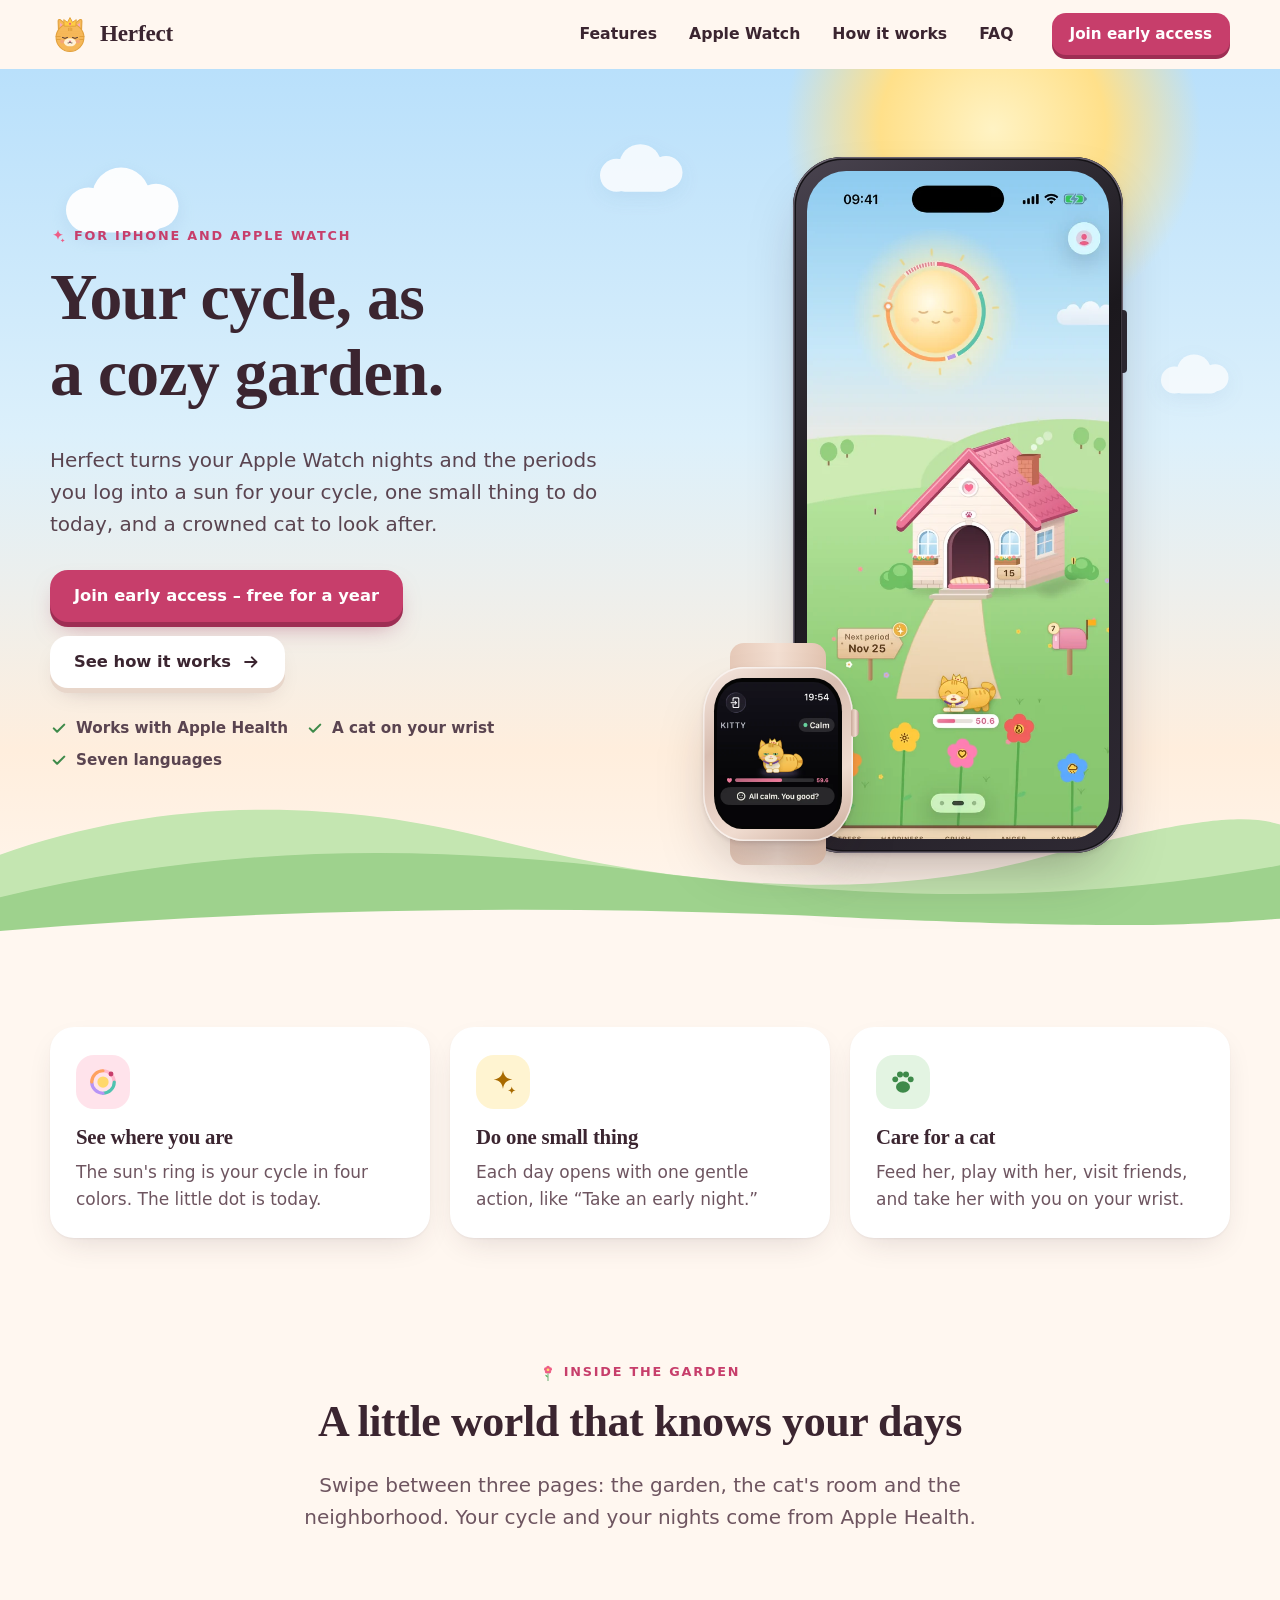
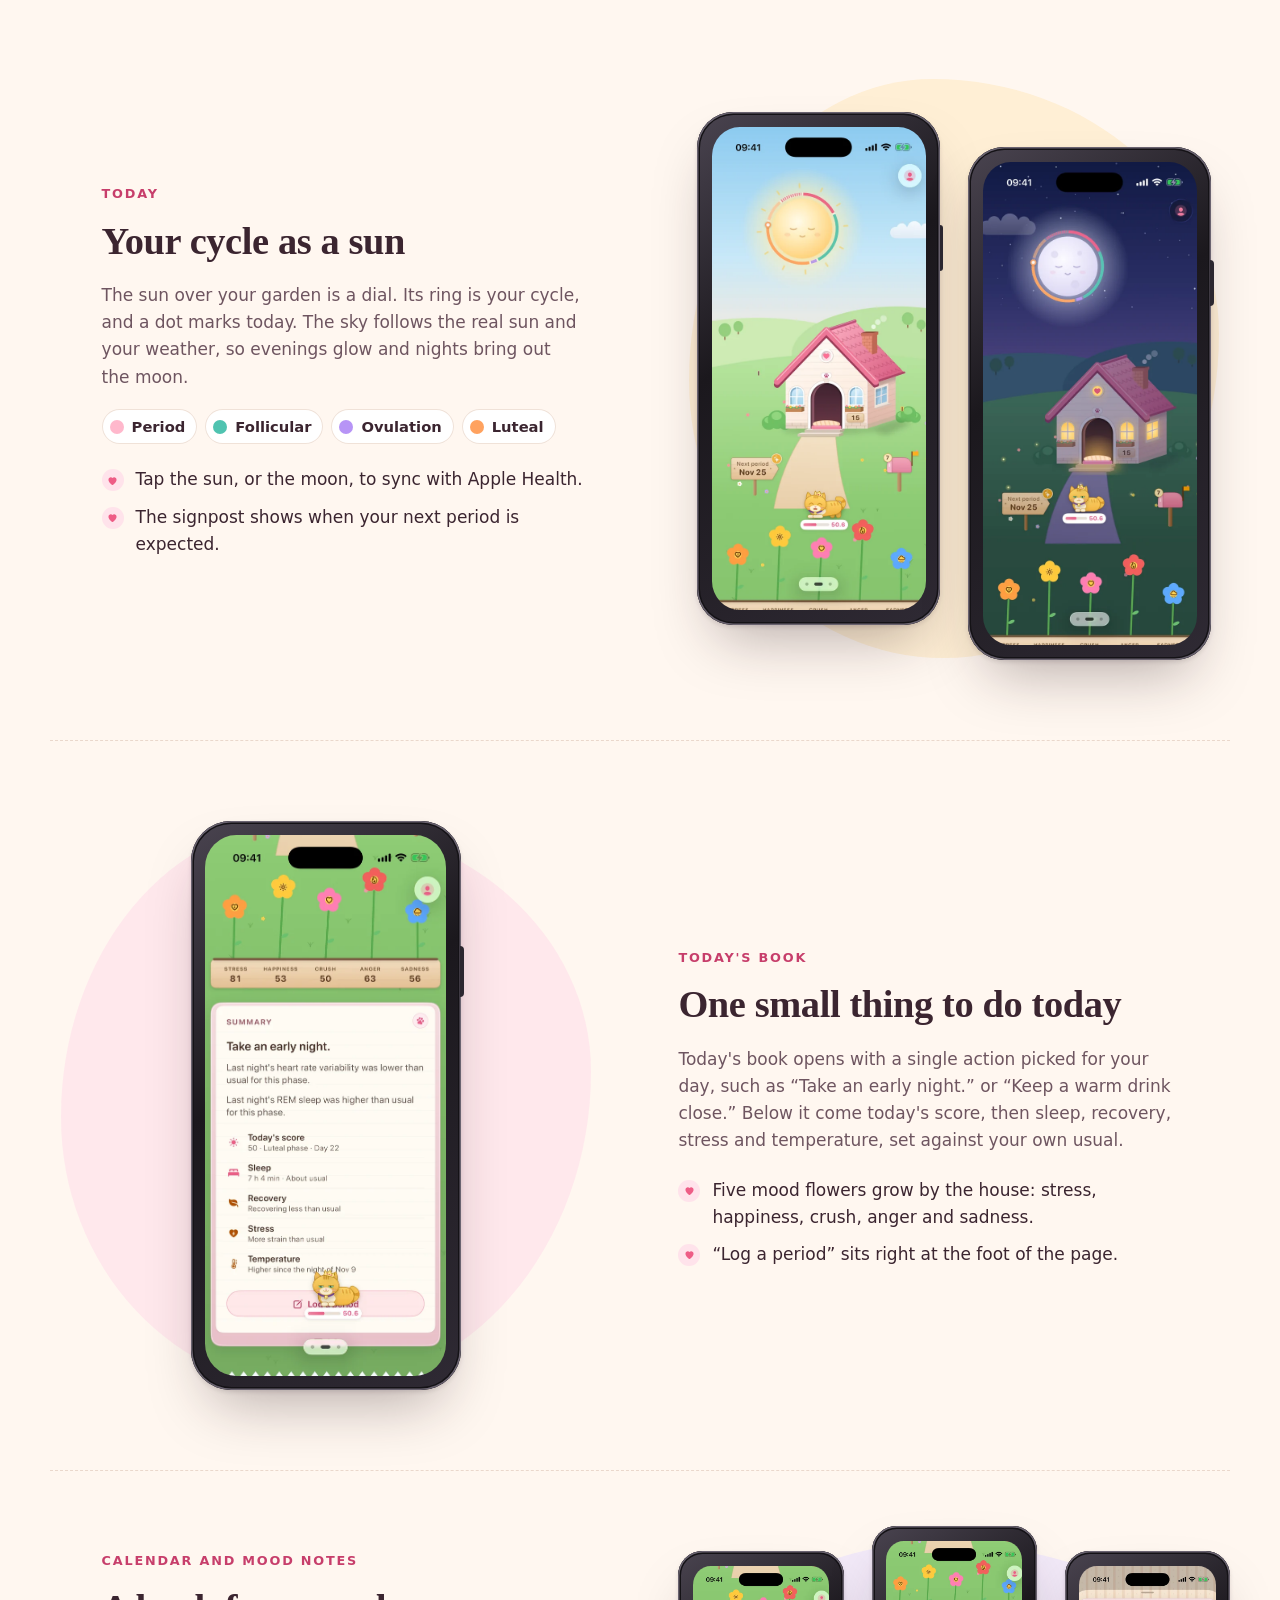
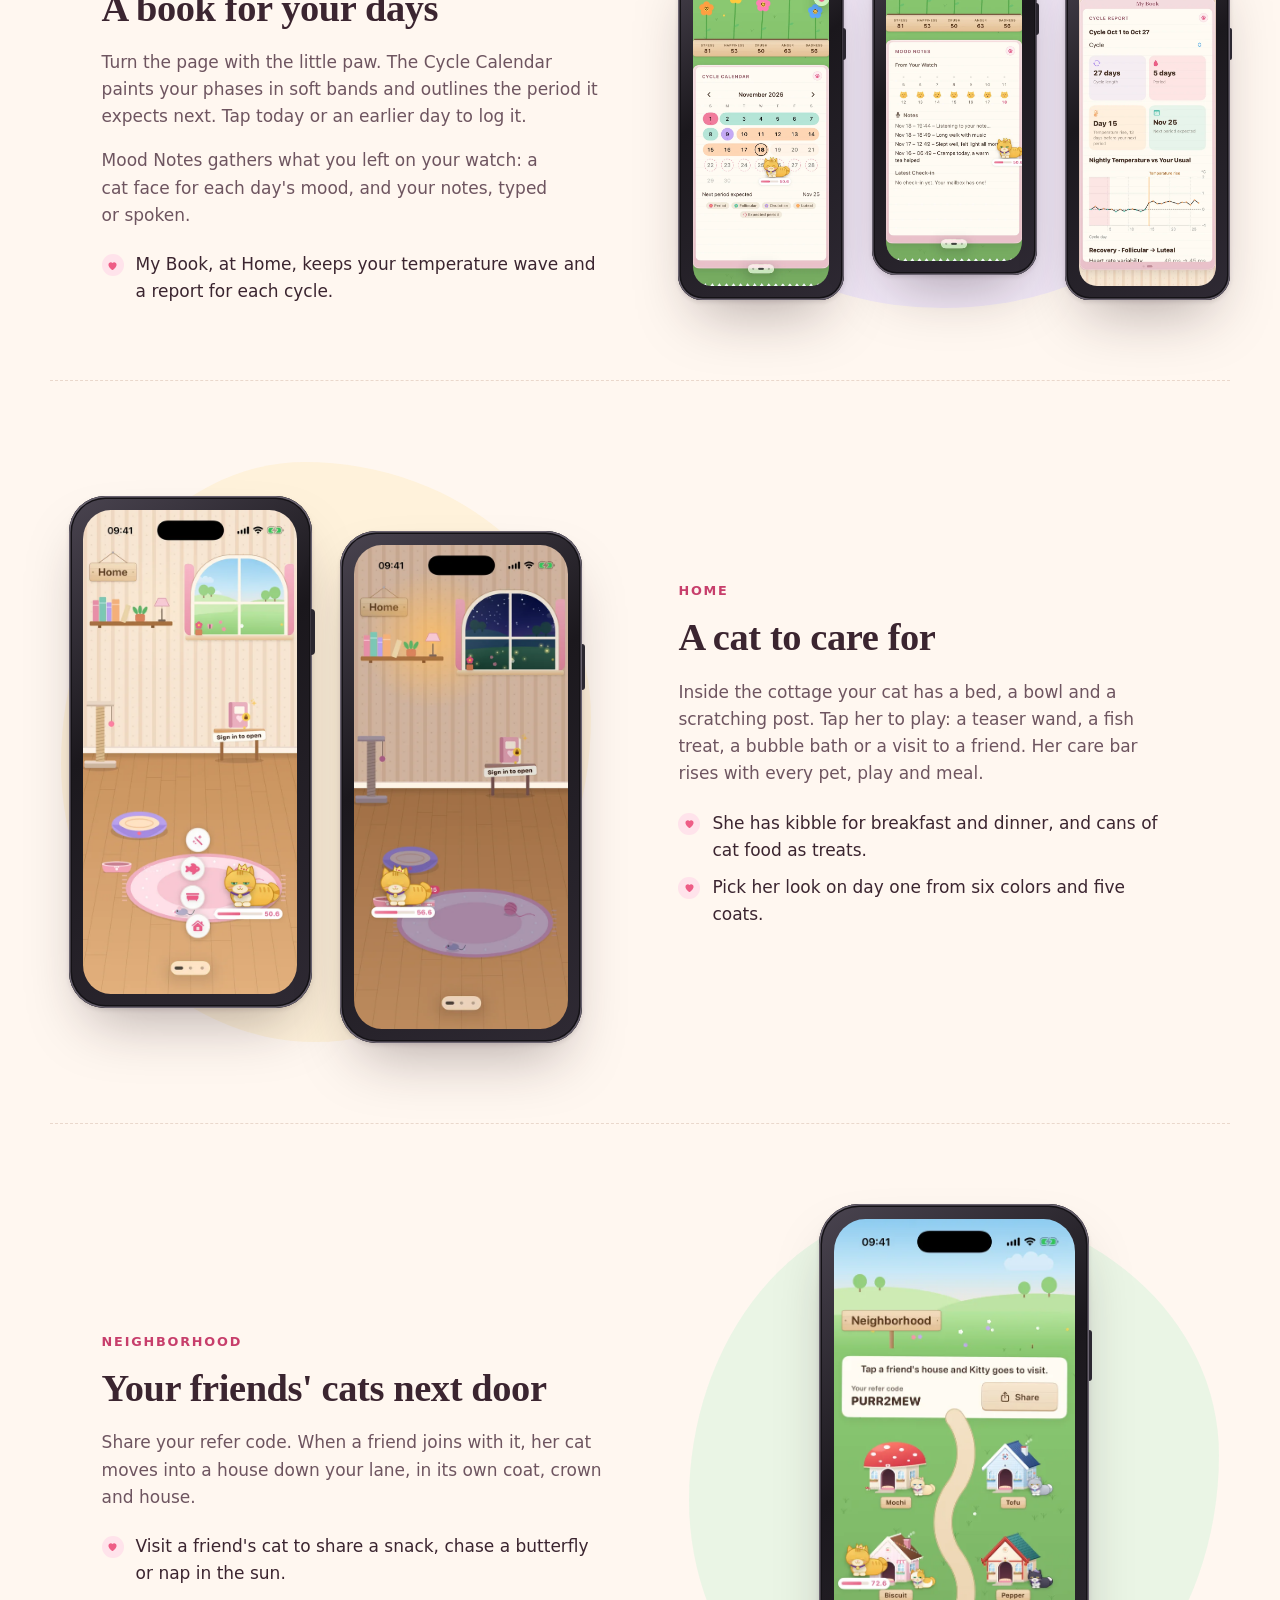
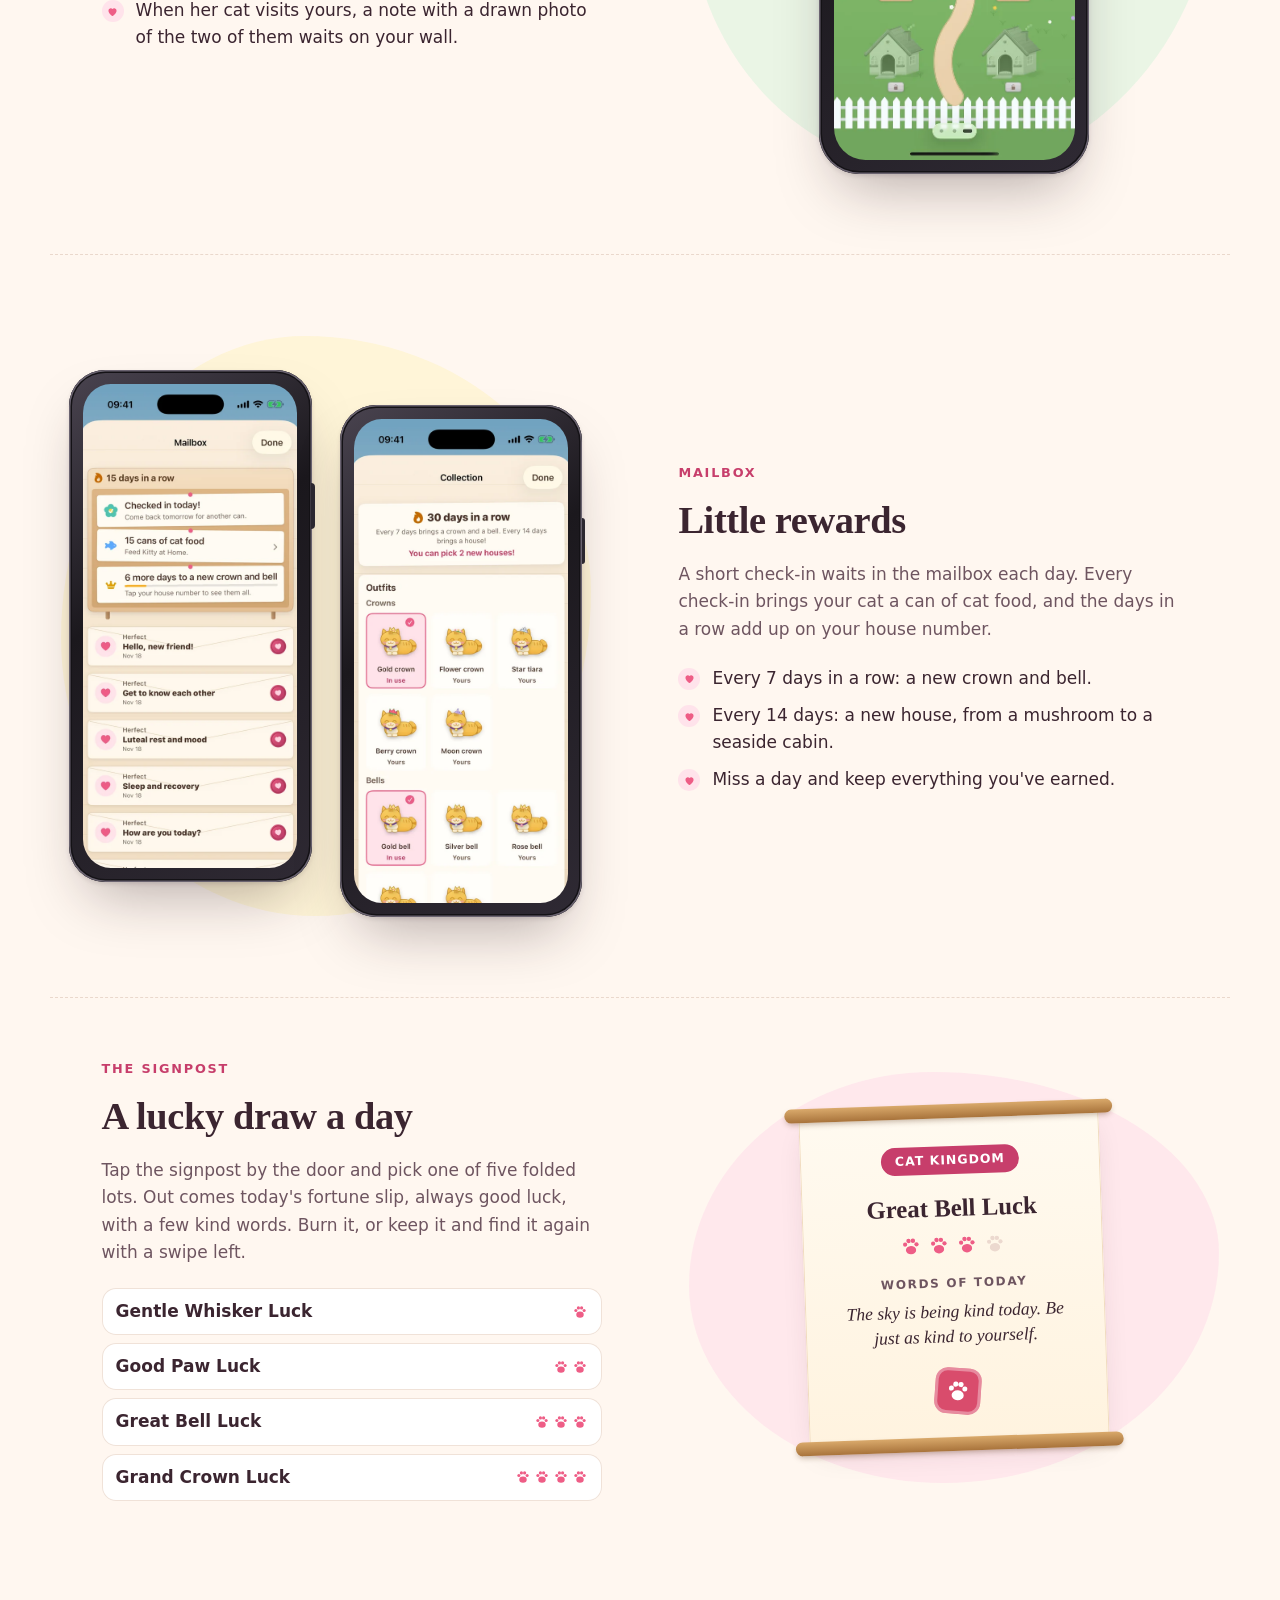
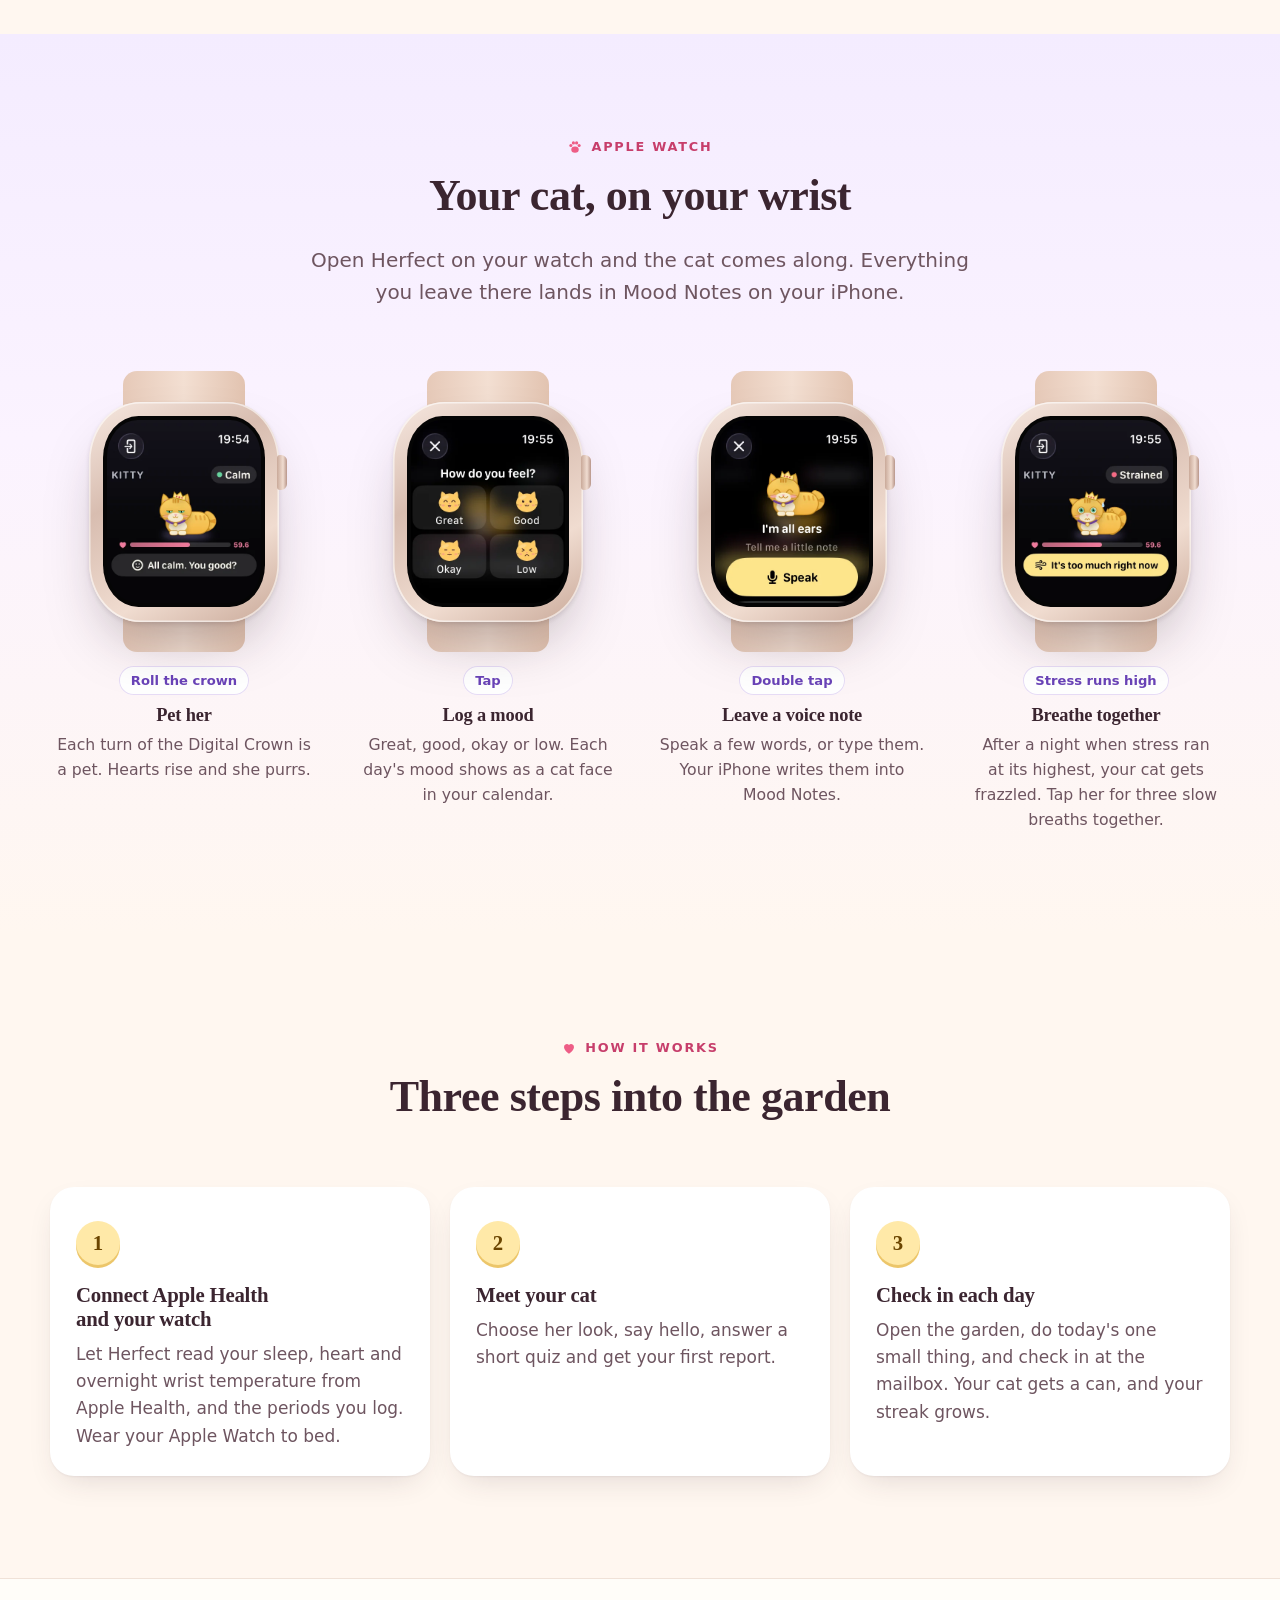
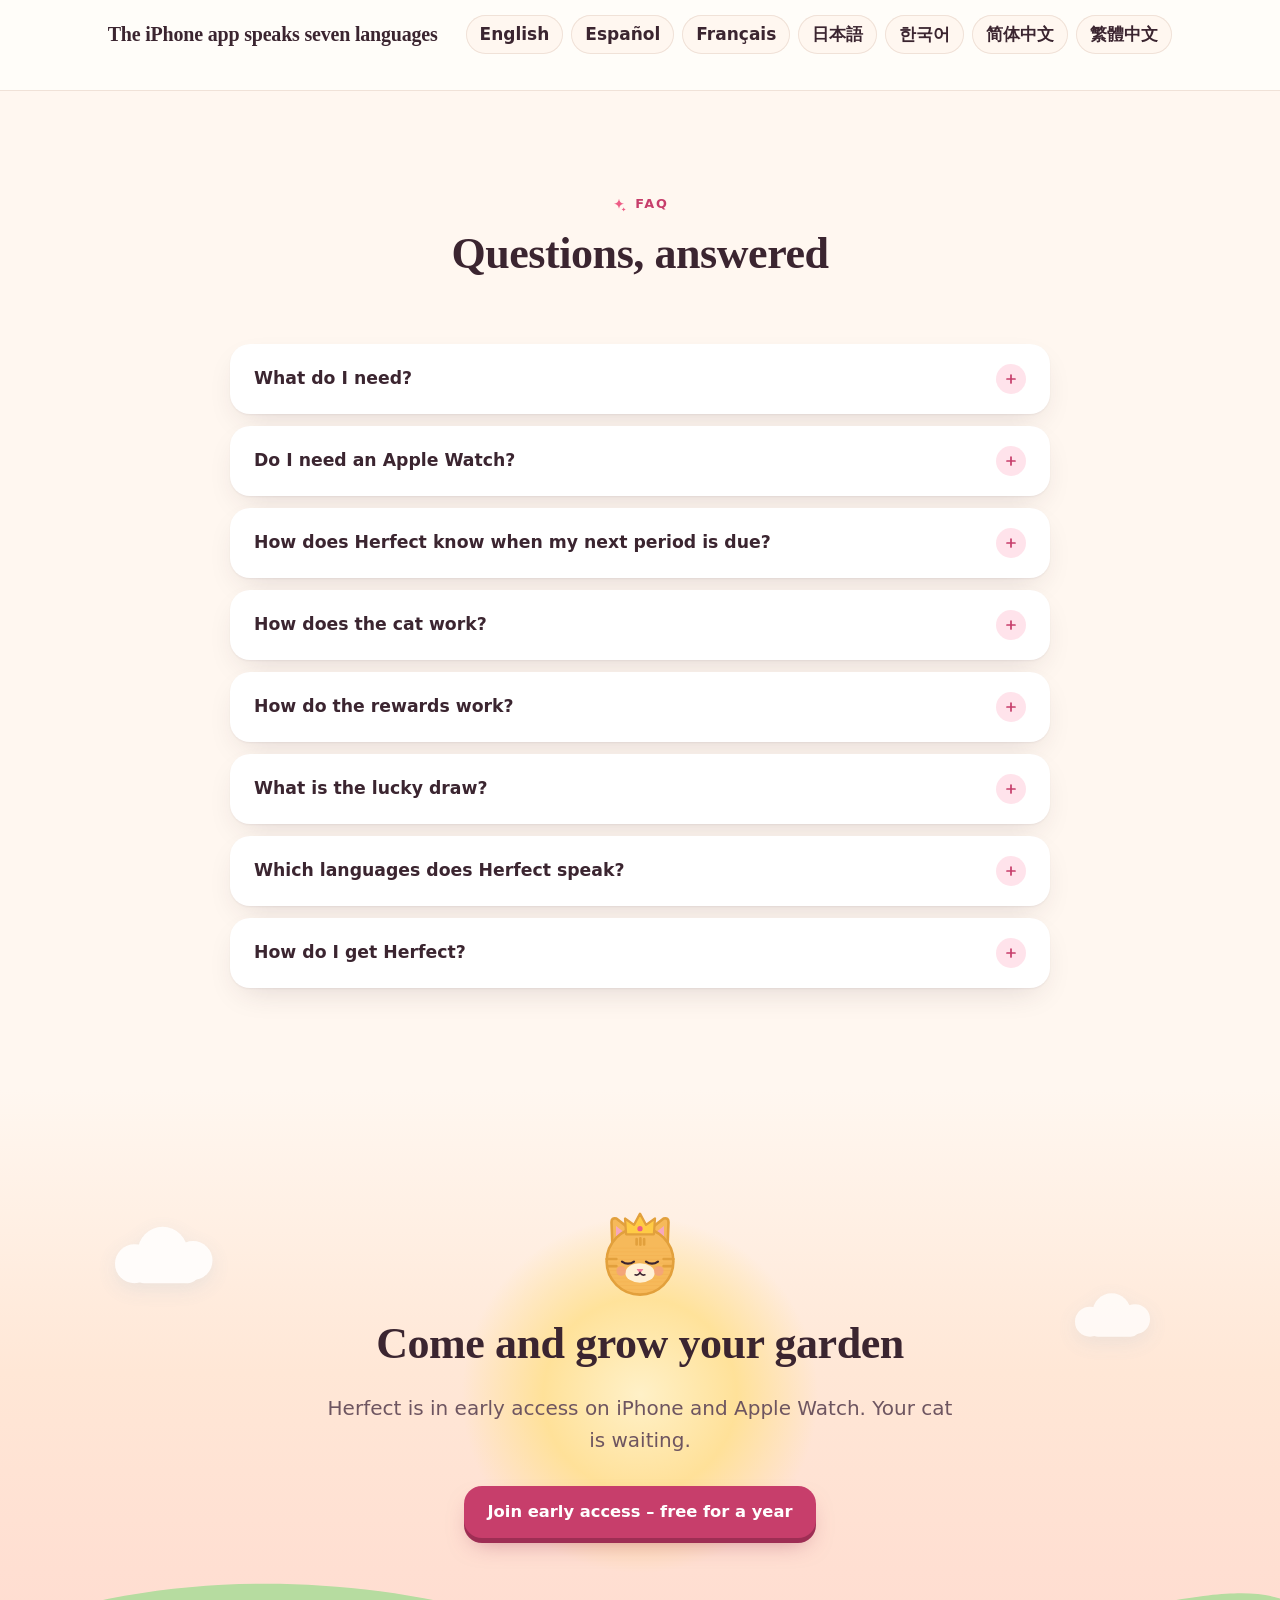
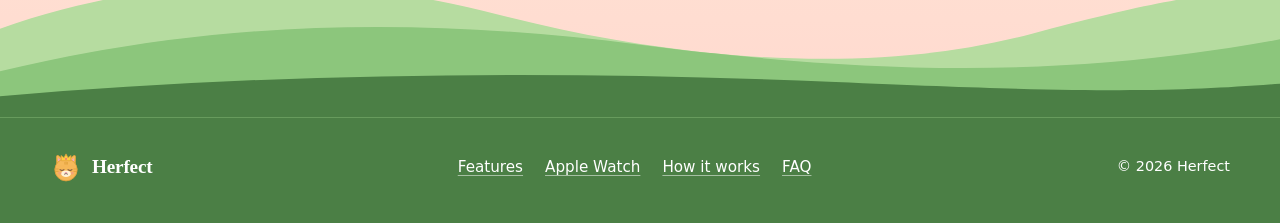
<file: index.html>
<!doctype html>
<html lang="en">
<head>
  <meta charset="utf-8">
  <meta name="viewport" content="width=device-width, initial-scale=1">
  <title>Herfect – your cycle as a cozy garden, on iPhone and Apple Watch</title>
  <meta name="description" content="Herfect shows your cycle as a sun in a storybook garden, opens each day with one small thing to do, and gives you a crowned cat to care for on iPhone and Apple Watch.">
  <meta name="theme-color" content="#fff7f0">
  <meta property="og:title" content="Herfect – your cycle as a cozy garden">
  <meta property="og:description" content="A sun for your cycle, one small thing to do today, and a cat to care for. On iPhone and Apple Watch.">
  <meta property="og:type" content="website">
  <meta property="og:image" content="assets/today-day.webp">
  <link rel="icon" href="favicon.svg" type="image/svg+xml">
  <link rel="stylesheet" href="styles.css">
  <script src="main.js" defer></script>
</head>
<body>
  <a class="skip-link" href="#main">Skip to content</a>

  <svg width="0" height="0" style="position:absolute" aria-hidden="true" focusable="false">
    <symbol id="i-cloud" viewBox="0 0 120 60">
      <circle cx="30" cy="38" r="18" fill="currentColor"/>
      <circle cx="56" cy="27" r="23" fill="currentColor"/>
      <circle cx="84" cy="35" r="18" fill="currentColor"/>
      <rect x="28" y="34" width="62" height="22" rx="11" fill="currentColor"/>
    </symbol>
    <symbol id="i-paw" viewBox="0 0 24 24">
      <ellipse cx="12" cy="16" rx="5.6" ry="4.6" fill="currentColor"/>
      <circle cx="5.8" cy="9.8" r="2.3" fill="currentColor"/>
      <circle cx="9.6" cy="5.9" r="2.4" fill="currentColor"/>
      <circle cx="14.4" cy="5.9" r="2.4" fill="currentColor"/>
      <circle cx="18.2" cy="9.8" r="2.3" fill="currentColor"/>
    </symbol>
    <symbol id="i-heart" viewBox="0 0 24 24">
      <path d="M12 20.5s-7.5-4.6-7.5-10.1A4.3 4.3 0 0 1 12 7.6a4.3 4.3 0 0 1 7.5 2.8c0 5.5-7.5 10.1-7.5 10.1z" fill="currentColor"/>
    </symbol>
    <symbol id="i-flower" viewBox="0 0 30 46">
      <path d="M15 46V22" stroke="#4e9e57" stroke-width="2.4" stroke-linecap="round"/>
      <path d="M15 36c-6-1-8-6-8-8 4 0 8 3 8 8z" fill="#5db466"/>
      <g fill="currentColor">
        <circle cx="15" cy="7.5" r="5.2"/>
        <circle cx="21.3" cy="12" r="5.2"/>
        <circle cx="18.9" cy="19.4" r="5.2"/>
        <circle cx="11.1" cy="19.4" r="5.2"/>
        <circle cx="8.7" cy="12" r="5.2"/>
      </g>
      <circle cx="15" cy="14" r="4" fill="#ffd86b"/>
    </symbol>
    <symbol id="i-check" viewBox="0 0 24 24">
      <path d="M5 12.5l4.5 4.5L19 7.5" fill="none" stroke="currentColor" stroke-width="2.8" stroke-linecap="round" stroke-linejoin="round"/>
    </symbol>
    <symbol id="i-sparkle" viewBox="0 0 24 24">
      <path d="M12 2.5c.7 4.6 2.9 6.8 7.5 7.5-4.6.7-6.8 2.9-7.5 7.5-.7-4.6-2.9-6.8-7.5-7.5 4.6-.7 6.8-2.9 7.5-7.5z" fill="currentColor"/>
      <path d="M19 15.5c.3 1.9 1.2 2.8 3.1 3.1-1.9.3-2.8 1.2-3.1 3.1-.3-1.9-1.2-2.8-3.1-3.1 1.9-.3 2.8-1.2 3.1-3.1z" fill="currentColor"/>
    </symbol>
    <symbol id="i-arrow" viewBox="0 0 24 24">
      <path d="M5 12h13M13 6.5l5.5 5.5-5.5 5.5" fill="none" stroke="currentColor" stroke-width="2.4" stroke-linecap="round" stroke-linejoin="round"/>
    </symbol>
    <symbol id="i-hills-hero" viewBox="0 0 1440 220" preserveAspectRatio="none">
      <path d="M0 120C170 60 360 52 560 104s420 70 600 22 240-52 280-40v134H0z" fill="#c4e6b1"/>
      <path d="M0 168c240-58 470-62 720-30s470 40 720-6v88H0z" fill="#9ed28d"/>
      <path d="M0 206c300-26 620-30 940-16s390 10 500 2v28H0z" fill="#fff7f0"/>
    </symbol>
  </svg>

  <header class="site-header">
    <nav class="nav wrap" aria-label="Main">
      <a class="brand" href="#top" aria-label="Herfect, back to top">
        <img src="favicon.svg" alt="" width="40" height="40">
        <span>Herfect</span>
      </a>
      <button class="nav-toggle" type="button" aria-expanded="false" aria-controls="site-menu">
        <span class="visually-hidden">Menu</span>
        <svg class="icon-open" viewBox="0 0 24 24" aria-hidden="true"><path d="M4 7h16M4 12h16M4 17h16" stroke="currentColor" stroke-width="2.2" stroke-linecap="round"/></svg>
        <svg class="icon-close" viewBox="0 0 24 24" aria-hidden="true"><path d="M6 6l12 12M18 6L6 18" stroke="currentColor" stroke-width="2.2" stroke-linecap="round"/></svg>
      </button>
      <ul class="nav-links" id="site-menu">
        <li><a href="#features">Features</a></li>
        <li><a href="#apple-watch">Apple Watch</a></li>
        <li><a href="#how-it-works">How it works</a></li>
        <li><a href="#faq">FAQ</a></li>
      </ul>
      <a class="btn btn-small nav-cta" href="#early-access" data-early-access>Join early access</a>
    </nav>
  </header>

  <main id="main">
    <section class="hero sky" id="top" aria-labelledby="hero-title">
      <div class="sun-glow" aria-hidden="true"></div>
      <svg class="cloud drift wide-only" style="width:150px;left:4%;top:56px" aria-hidden="true"><use href="#i-cloud"/></svg>
      <svg class="cloud drift slow wide-only" style="width:110px;left:46%;top:24px;opacity:.8" aria-hidden="true"><use href="#i-cloud"/></svg>
      <svg class="cloud drift" style="width:90px;right:3%;top:230px;opacity:.7" aria-hidden="true"><use href="#i-cloud"/></svg>

      <div class="wrap hero-grid">
        <div class="hero-copy">
          <p class="eyebrow"><svg aria-hidden="true"><use href="#i-sparkle"/></svg>For iPhone and Apple Watch</p>
          <h1 id="hero-title">Your cycle, as a cozy garden.</h1>
          <p class="lead">Herfect turns your Apple Watch nights and the periods you log into a sun for your cycle, one small thing to do today, and a crowned cat to look after.</p>
          <div class="hero-actions">
            <a class="btn" href="#early-access" data-early-access>Join early access – free for a year</a>
            <a class="btn btn-quiet" href="#how-it-works">See how it works <svg aria-hidden="true"><use href="#i-arrow"/></svg></a>
          </div>
          <ul class="hero-note">
            <li><svg aria-hidden="true"><use href="#i-check"/></svg>Works with Apple Health</li>
            <li><svg aria-hidden="true"><use href="#i-check"/></svg>A cat on your wrist</li>
            <li><svg aria-hidden="true"><use href="#i-check"/></svg>Seven languages</li>
          </ul>
        </div>

        <div class="hero-devices">
          <div class="phone float">
            <img src="assets/today-day.webp" width="553" height="1200" fetchpriority="high"
                 alt="Herfect's Today screen: the cat's rose cottage on a lawn under a blue sky, with a smiling sun whose ring shows the cycle in four colors and a dot for today.">
          </div>
          <div class="watch float later">
            <span class="band top" aria-hidden="true"></span>
            <div class="case"><div class="screen">
              <img src="assets/watch-cat.webp" width="416" height="496"
                   alt="The Herfect cat on Apple Watch: a crowned ginger tabby named Kitty, with a Calm chip, her care bar and the line “All calm. You good?”">
            </div></div>
            <span class="band bottom" aria-hidden="true"></span>
          </div>
        </div>
      </div>

      <svg class="hills" viewBox="0 0 1440 220" preserveAspectRatio="none" aria-hidden="true"><use href="#i-hills-hero"/></svg>
    </section>

    <section class="pillars" aria-labelledby="pillars-title">
      <h2 id="pillars-title" class="visually-hidden">What Herfect gives you</h2>
      <ul class="wrap pillar-grid">
        <li class="pillar">
          <div class="badge tint-rose" aria-hidden="true">
            <svg viewBox="0 0 32 32"><circle cx="16" cy="16" r="6" fill="#ffd86b"/><path d="M16 4a12 12 0 0 1 12 12" stroke="#ffb8cc" stroke-width="3.4" fill="none" stroke-linecap="round"/><path d="M28 16a12 12 0 0 1-12 12" stroke="#4fc3b0" stroke-width="3.4" fill="none" stroke-linecap="round"/><path d="M16 28A12 12 0 0 1 4 16" stroke="#b794f6" stroke-width="3.4" fill="none" stroke-linecap="round"/><path d="M4 16A12 12 0 0 1 16 4" stroke="#ffa25f" stroke-width="3.4" fill="none" stroke-linecap="round"/><circle cx="24.5" cy="7.5" r="2.6" fill="#c73e6b"/></svg>
          </div>
          <h3>See where you are</h3>
          <p>The sun's ring is your cycle in four colors. The little dot is today.</p>
        </li>
        <li class="pillar">
          <div class="badge tint-butter" aria-hidden="true"><svg><use href="#i-sparkle"/></svg></div>
          <h3>Do one small thing</h3>
          <p>Each day opens with one gentle action, like “Take an early night.”</p>
        </li>
        <li class="pillar">
          <div class="badge tint-leaf" aria-hidden="true"><svg><use href="#i-paw"/></svg></div>
          <h3>Care for a cat</h3>
          <p>Feed her, play with her, visit friends, and take her with you on your wrist.</p>
        </li>
      </ul>
    </section>

    <section class="features" id="features" aria-labelledby="features-title">
      <div class="wrap">
        <div class="section-head">
          <p class="eyebrow"><svg aria-hidden="true"><use href="#i-flower"/></svg>Inside the garden</p>
          <h2 id="features-title">A little world that knows your days</h2>
          <p class="lead">Swipe between three pages: the garden, the cat's room and the neighborhood. Your cycle and your nights come from Apple Health.</p>
        </div>

        <article class="feature" aria-labelledby="f-sun">
          <div class="feature-copy">
            <p class="eyebrow">Today</p>
            <h3 id="f-sun">Your cycle as a sun</h3>
            <p>The sun over your garden is a dial. Its ring is your cycle, and a dot marks today. The sky follows the real sun and your weather, so evenings glow and nights bring out the moon.</p>
            <ul class="chips" aria-label="Phase colors">
              <li><span class="dot" style="background:#ffb8cc"></span>Period</li>
              <li><span class="dot" style="background:#4fc3b0"></span>Follicular</li>
              <li><span class="dot" style="background:#b794f6"></span>Ovulation</li>
              <li><span class="dot" style="background:#ffa25f"></span>Luteal</li>
            </ul>
            <ul class="ticks">
              <li>Tap the sun, or the moon, to sync with Apple Health.</li>
              <li>The signpost shows when your next period is expected.</li>
            </ul>
          </div>
          <div class="feature-media" style="--blob:#ffeccc">
            <div class="phone"><img src="assets/today-day.webp" width="553" height="1200" loading="lazy" decoding="async" alt="The garden by day, with the cycle ring around the sun, the next-period sign and the mailbox."></div>
            <div class="phone offset"><img src="assets/today-night.webp" width="553" height="1200" loading="lazy" decoding="async" alt="The garden at night, where a sleepy moon carries the cycle ring over the lit cottage."></div>
          </div>
        </article>

        <article class="feature" aria-labelledby="f-summary">
          <div class="feature-copy">
            <p class="eyebrow">Today's book</p>
            <h3 id="f-summary">One small thing to do today</h3>
            <p>Today's book opens with a single action picked for your day, such as “Take an early night.” or “Keep a warm drink close.” Below it come today's score, then sleep, recovery, stress and temperature, set against your own usual.</p>
            <ul class="ticks">
              <li>Five mood flowers grow by the house: stress, happiness, crush, anger and sadness.</li>
              <li>“Log a period” sits right at the foot of the page.</li>
            </ul>
          </div>
          <div class="feature-media single" style="--blob:#ffe3eb">
            <div class="phone float"><img src="assets/book-summary.webp" width="553" height="1200" loading="lazy" decoding="async" alt="The Summary page of Today's book: “Take an early night.”, two short sentences, then rows for today's score, sleep, recovery, stress and temperature."></div>
          </div>
        </article>

        <article class="feature" aria-labelledby="f-book">
          <div class="feature-copy">
            <p class="eyebrow">Calendar and Mood Notes</p>
            <h3 id="f-book">A book for your days</h3>
            <p>Turn the page with the little paw. The Cycle Calendar paints your phases in soft bands and outlines the period it expects next. Tap today or an earlier day to log it.</p>
            <p>Mood Notes gathers what you left on your watch: a cat face for each day's mood, and your notes, typed or spoken.</p>
            <ul class="ticks">
              <li>My Book, at Home, keeps your temperature wave and a report for each cycle.</li>
            </ul>
          </div>
          <div class="feature-media trio" style="--blob:#efe6fd">
            <div class="phone"><img src="assets/book-calendar.webp" width="553" height="1200" loading="lazy" decoding="async" alt="The Cycle Calendar for November: phase bands in pink, mint, lavender and apricot, dashed circles for the expected period, and a key below."></div>
            <div class="phone"><img src="assets/book-moods.webp" width="553" height="1200" loading="lazy" decoding="async" alt="The Mood Notes page: a week of cat faces from the watch, then notes with their date and time."></div>
            <div class="phone"><img src="assets/report.webp" width="553" height="1200" loading="lazy" decoding="async" alt="The Cycle Report in My Book: cycle length, period days, the day of the temperature rise and the next expected period, above a chart of nightly temperature against her usual."></div>
          </div>
        </article>

        <article class="feature" aria-labelledby="f-cat">
          <div class="feature-copy">
            <p class="eyebrow">Home</p>
            <h3 id="f-cat">A cat to care for</h3>
            <p>Inside the cottage your cat has a bed, a bowl and a scratching post. Tap her to play: a teaser wand, a fish treat, a bubble bath or a visit to a friend. Her care bar rises with every pet, play and meal.</p>
            <ul class="ticks">
              <li>She has kibble for breakfast and dinner, and cans of cat food as treats.</li>
              <li>Pick her look on day one from six colors and five coats.</li>
            </ul>
          </div>
          <div class="feature-media" style="--blob:#fff0d4">
            <div class="phone"><img src="assets/home-play.webp" width="553" height="1200" loading="lazy" decoding="async" alt="The cat's room at Home by day, with four round play buttons beside the cat: wand, treat, bath and visit."></div>
            <div class="phone offset"><img src="assets/home-feed.webp" width="553" height="1200" loading="lazy" decoding="async" alt="The cat's room in the evening, with the cat eating from her bowl by the rug."></div>
          </div>
        </article>

        <article class="feature" aria-labelledby="f-hood">
          <div class="feature-copy">
            <p class="eyebrow">Neighborhood</p>
            <h3 id="f-hood">Your friends' cats next door</h3>
            <p>Share your refer code. When a friend joins with it, her cat moves into a house down your lane, in its own coat, crown and house.</p>
            <ul class="ticks">
              <li>Visit a friend's cat to share a snack, chase a butterfly or nap in the sun.</li>
              <li>When her cat visits yours, a note with a drawn photo of the two of them waits on your wall.</li>
            </ul>
          </div>
          <div class="feature-media single" style="--blob:#e3f4e2">
            <div class="phone float"><img src="assets/playground.webp" width="553" height="1200" loading="lazy" decoding="async" alt="The Neighborhood: friends' cats in their houses down the lane."></div>
          </div>
        </article>

        <article class="feature" aria-labelledby="f-rewards">
          <div class="feature-copy">
            <p class="eyebrow">Mailbox</p>
            <h3 id="f-rewards">Little rewards</h3>
            <p>A short check-in waits in the mailbox each day. Every check-in brings your cat a can of cat food, and the days in a row add up on your house number.</p>
            <ul class="ticks">
              <li>Every 7 days in a row: a new crown and bell.</li>
              <li>Every 14 days: a new house, from a mushroom to a seaside cabin.</li>
              <li>Miss a day and keep everything you've earned.</li>
            </ul>
          </div>
          <div class="feature-media" style="--blob:#fff4d1">
            <div class="phone"><img src="assets/mailbox.webp" width="553" height="1200" loading="lazy" decoding="async" alt="The mailbox: a streak board with days in a row, today's check-in, cans of cat food and the next crown and bell, above the letters."></div>
            <div class="phone offset"><img src="assets/collection.webp" width="553" height="1200" loading="lazy" decoding="async" alt="The collection: crowns and bells, each shown on the cat, with the ones in use marked."></div>
          </div>
        </article>

        <article class="feature" aria-labelledby="f-draw">
          <div class="feature-copy">
            <p class="eyebrow">The signpost</p>
            <h3 id="f-draw">A lucky draw a day</h3>
            <p>Tap the signpost by the door and pick one of five folded lots. Out comes today's fortune slip, always good luck, with a few kind words. Burn it, or keep it and find it again with a swipe left.</p>
            <ul class="ranks" aria-label="Fortunes">
              <li>Gentle Whisker Luck <span class="paws" role="img" aria-label="1 paw"><svg aria-hidden="true"><use href="#i-paw"/></svg></span></li>
              <li>Good Paw Luck <span class="paws" role="img" aria-label="2 paws"><svg aria-hidden="true"><use href="#i-paw"/></svg><svg aria-hidden="true"><use href="#i-paw"/></svg></span></li>
              <li>Great Bell Luck <span class="paws" role="img" aria-label="3 paws"><svg aria-hidden="true"><use href="#i-paw"/></svg><svg aria-hidden="true"><use href="#i-paw"/></svg><svg aria-hidden="true"><use href="#i-paw"/></svg></span></li>
              <li>Grand Crown Luck <span class="paws" role="img" aria-label="4 paws"><svg aria-hidden="true"><use href="#i-paw"/></svg><svg aria-hidden="true"><use href="#i-paw"/></svg><svg aria-hidden="true"><use href="#i-paw"/></svg><svg aria-hidden="true"><use href="#i-paw"/></svg></span></li>
            </ul>
          </div>
          <div class="feature-media slip-stage" style="--blob:#ffe3eb">
            <figure class="slip" aria-label="An example fortune slip">
              <span class="ribbon">Cat Kingdom</span>
              <p class="fortune">Great Bell Luck</p>
              <div class="paws" role="img" aria-label="3 of 4 paws">
                <svg aria-hidden="true"><use href="#i-paw"/></svg>
                <svg aria-hidden="true"><use href="#i-paw"/></svg>
                <svg aria-hidden="true"><use href="#i-paw"/></svg>
                <svg class="off" aria-hidden="true"><use href="#i-paw"/></svg>
              </div>
              <p class="words-head">Words of today</p>
              <blockquote>The sky is being kind today. Be just as kind to yourself.</blockquote>
              <span class="seal" aria-hidden="true"><svg><use href="#i-paw"/></svg></span>
            </figure>
          </div>
        </article>
      </div>
    </section>

    <section class="watch-section" id="apple-watch" aria-labelledby="watch-title">
      <div class="wrap">
        <div class="section-head">
          <p class="eyebrow"><svg aria-hidden="true"><use href="#i-paw"/></svg>Apple Watch</p>
          <h2 id="watch-title">Your cat, on your wrist</h2>
          <p class="lead">Open Herfect on your watch and the cat comes along. Everything you leave there lands in Mood Notes on your iPhone.</p>
        </div>
        <ul class="watch-grid">
          <li class="watch-card">
            <div class="watch">
              <span class="band top" aria-hidden="true"></span>
              <div class="case"><div class="screen"><img src="assets/watch-cat.webp" width="416" height="496" loading="lazy" decoding="async" alt="The cat on the watch with a Calm chip, her care bar and the line “All calm. You good?”"></div></div>
              <span class="band bottom" aria-hidden="true"></span>
            </div>
            <span class="gesture">Roll the crown</span>
            <h3>Pet her</h3>
            <p>Each turn of the Digital Crown is a pet. Hearts rise and she purrs.</p>
          </li>
          <li class="watch-card">
            <div class="watch">
              <span class="band top" aria-hidden="true"></span>
              <div class="case"><div class="screen"><img src="assets/watch-mood.webp" width="416" height="496" loading="lazy" decoding="async" alt="“How do you feel?” with Great, Good, Okay and Low as cat faces."></div></div>
              <span class="band bottom" aria-hidden="true"></span>
            </div>
            <span class="gesture">Tap</span>
            <h3>Log a mood</h3>
            <p>Great, good, okay or low. Each day's mood shows as a cat face in your calendar.</p>
          </li>
          <li class="watch-card">
            <div class="watch">
              <span class="band top" aria-hidden="true"></span>
              <div class="case"><div class="screen"><img src="assets/watch-note.webp" width="416" height="496" loading="lazy" decoding="async" alt="The note sheet: the cat says “I'm all ears. Tell me a little note” above a yellow Speak button."></div></div>
              <span class="band bottom" aria-hidden="true"></span>
            </div>
            <span class="gesture">Double tap</span>
            <h3>Leave a voice note</h3>
            <p>Speak a few words, or type them. Your iPhone writes them into Mood Notes.</p>
          </li>
          <li class="watch-card">
            <div class="watch">
              <span class="band top" aria-hidden="true"></span>
              <div class="case"><div class="screen"><img src="assets/watch-overload.webp" width="416" height="496" loading="lazy" decoding="async" alt="The cat looking frazzled under a Strained chip, with the line “It's too much right now”."></div></div>
              <span class="band bottom" aria-hidden="true"></span>
            </div>
            <span class="gesture">Stress runs high</span>
            <h3>Breathe together</h3>
            <p>After a night when stress ran at its highest, your cat gets frazzled. Tap her for three slow breaths together.</p>
          </li>
        </ul>
      </div>
    </section>

    <section class="steps-section" id="how-it-works" aria-labelledby="steps-title">
      <div class="wrap">
        <div class="section-head">
          <p class="eyebrow"><svg aria-hidden="true"><use href="#i-heart"/></svg>How it works</p>
          <h2 id="steps-title">Three steps into the garden</h2>
        </div>
        <ol class="steps">
          <li class="step">
            <h3>Connect Apple Health and your watch</h3>
            <p>Let Herfect read your sleep, heart and overnight wrist temperature from Apple Health, and the periods you log. Wear your Apple Watch to bed.</p>
          </li>
          <li class="step">
            <h3>Meet your cat</h3>
            <p>Choose her look, say hello, answer a short quiz and get your first report.</p>
          </li>
          <li class="step">
            <h3>Check in each day</h3>
            <p>Open the garden, do today's one small thing, and check in at the mailbox. Your cat gets a can, and your streak grows.</p>
          </li>
        </ol>
      </div>
    </section>

    <section class="languages" aria-labelledby="lang-title">
      <div class="wrap">
        <h2 id="lang-title">The iPhone app speaks seven languages</h2>
        <ul class="lang-list">
          <li lang="en">English</li>
          <li lang="es">Español</li>
          <li lang="fr">Français</li>
          <li lang="ja">日本語</li>
          <li lang="ko">한국어</li>
          <li lang="zh-Hans">简体中文</li>
          <li lang="zh-Hant">繁體中文</li>
        </ul>
      </div>
    </section>

    <section class="faq" id="faq" aria-labelledby="faq-title">
      <div class="wrap">
        <div class="section-head">
          <p class="eyebrow"><svg aria-hidden="true"><use href="#i-sparkle"/></svg>FAQ</p>
          <h2 id="faq-title">Questions, answered</h2>
        </div>
        <div class="faq-list">
          <details>
            <summary>What do I need?</summary>
            <div class="answer">
              <p>An iPhone with iOS 26. An Apple Watch with watchOS 26 adds your nights and the cat on your wrist.</p>
            </div>
          </details>
          <details>
            <summary>Do I need an Apple Watch?</summary>
            <div class="answer">
              <p>Herfect reads the overnight readings your Apple Watch saves to Apple Health: sleep, wrist temperature, heart rate variability, resting heart rate and breathing. Today's score, the sleep, recovery, stress and temperature rows and the mood flowers come from those nights.</p>
              <p>Without a watch you can still log periods and see them on the Cycle Calendar, care for your cat, visit the neighbors, check in at the mailbox and draw a lot each day. Moods and voice notes are left on the watch.</p>
            </div>
          </details>
          <details>
            <summary>How does Herfect know when my next period is due?</summary>
            <div class="answer">
              <p>From your own cycles. Once you have logged enough of them, it expects your next period from your recent cycle lengths. Until then, the calendar and the sun show a striped guess, marked as a guess.</p>
            </div>
          </details>
          <details>
            <summary>How does the cat work?</summary>
            <div class="answer">
              <p>You choose her look when you start, and it stays hers. She eats kibble at breakfast and dinner, plays at Home, visits the neighbors and sleeps in her house during your sleep hours. Her care bar rises each time you pet, play with or feed her.</p>
              <p>Open Herfect on your Apple Watch and she moves to your wrist. Close it and she comes back to the iPhone.</p>
            </div>
          </details>
          <details>
            <summary>How do the rewards work?</summary>
            <div class="answer">
              <p>Check in at the mailbox once a day. Each day's check-in brings one can of cat food for your cat. Every 7 days in a row unlock the next crown and bell, and every 14 days let you pick a new house. If your streak breaks, everything you earned stays yours.</p>
            </div>
          </details>
          <details>
            <summary>What is the lucky draw?</summary>
            <div class="answer">
              <p>Tap the signpost on Today and pick one of five folded lots for your fortune slip of the day. Every fortune is good luck, from Gentle Whisker Luck to Grand Crown Luck, with a few kind words. Burn the slip or keep it; kept slips wait a swipe left behind today's.</p>
            </div>
          </details>
          <details>
            <summary>Which languages does Herfect speak?</summary>
            <div class="answer">
              <p>The iPhone app comes in English, Spanish, French, Japanese, Korean, and Simplified and Traditional Chinese. It follows your iPhone's language, or you can pick one in the app. The watch app is in English.</p>
            </div>
          </details>
          <details>
            <summary>How do I get Herfect?</summary>
            <div class="answer">
              <p>Herfect is in early access. When you first open the app, it asks for an invite code. <a href="#early-access" data-early-access>Join early access</a> to get started.</p>
            </div>
          </details>
        </div>
      </div>
    </section>

    <section class="cta-band" id="early-access" aria-labelledby="cta-title">
      <div class="sun-glow" aria-hidden="true"></div>
      <svg class="cloud drift slow wide-only" style="width:130px;left:8%;top:90px;opacity:.85" aria-hidden="true"><use href="#i-cloud"/></svg>
      <svg class="cloud drift wide-only" style="width:100px;right:9%;top:150px;opacity:.75" aria-hidden="true"><use href="#i-cloud"/></svg>
      <div class="wrap">
        <img class="cat-big" src="favicon.svg" alt="" width="96" height="96">
        <h2 id="cta-title">Come and grow your garden</h2>
        <p class="lead">Herfect is in early access on iPhone and Apple Watch. Your cat is waiting.</p>
        <a class="btn" href="#early-access" data-early-access>Join early access – free for a year</a>
      </div>
      <svg class="hills" viewBox="0 0 1440 220" preserveAspectRatio="none" aria-hidden="true">
        <path d="M0 120C170 60 360 52 560 104s420 70 600 22 240-52 280-40v134H0z" fill="#b6dca0"/>
        <path d="M0 168c240-58 470-62 720-30s470 40 720-6v88H0z" fill="#8cc67c"/>
        <path d="M0 196c300-26 620-30 940-16s390 10 500 2v38H0z" fill="#4b7f45"/>
      </svg>
    </section>
  </main>

  <footer class="site-footer">
    <div class="wrap">
      <a class="brand" href="#top"><img src="favicon.svg" alt="" width="32" height="32"><span>Herfect</span></a>
      <ul class="footer-links">
        <li><a href="#features">Features</a></li>
        <li><a href="#apple-watch">Apple Watch</a></li>
        <li><a href="#how-it-works">How it works</a></li>
        <li><a href="#faq">FAQ</a></li>
      </ul>
      <small>© 2026 Herfect</small>
    </div>
  </footer>
</body>
</html>
</file>
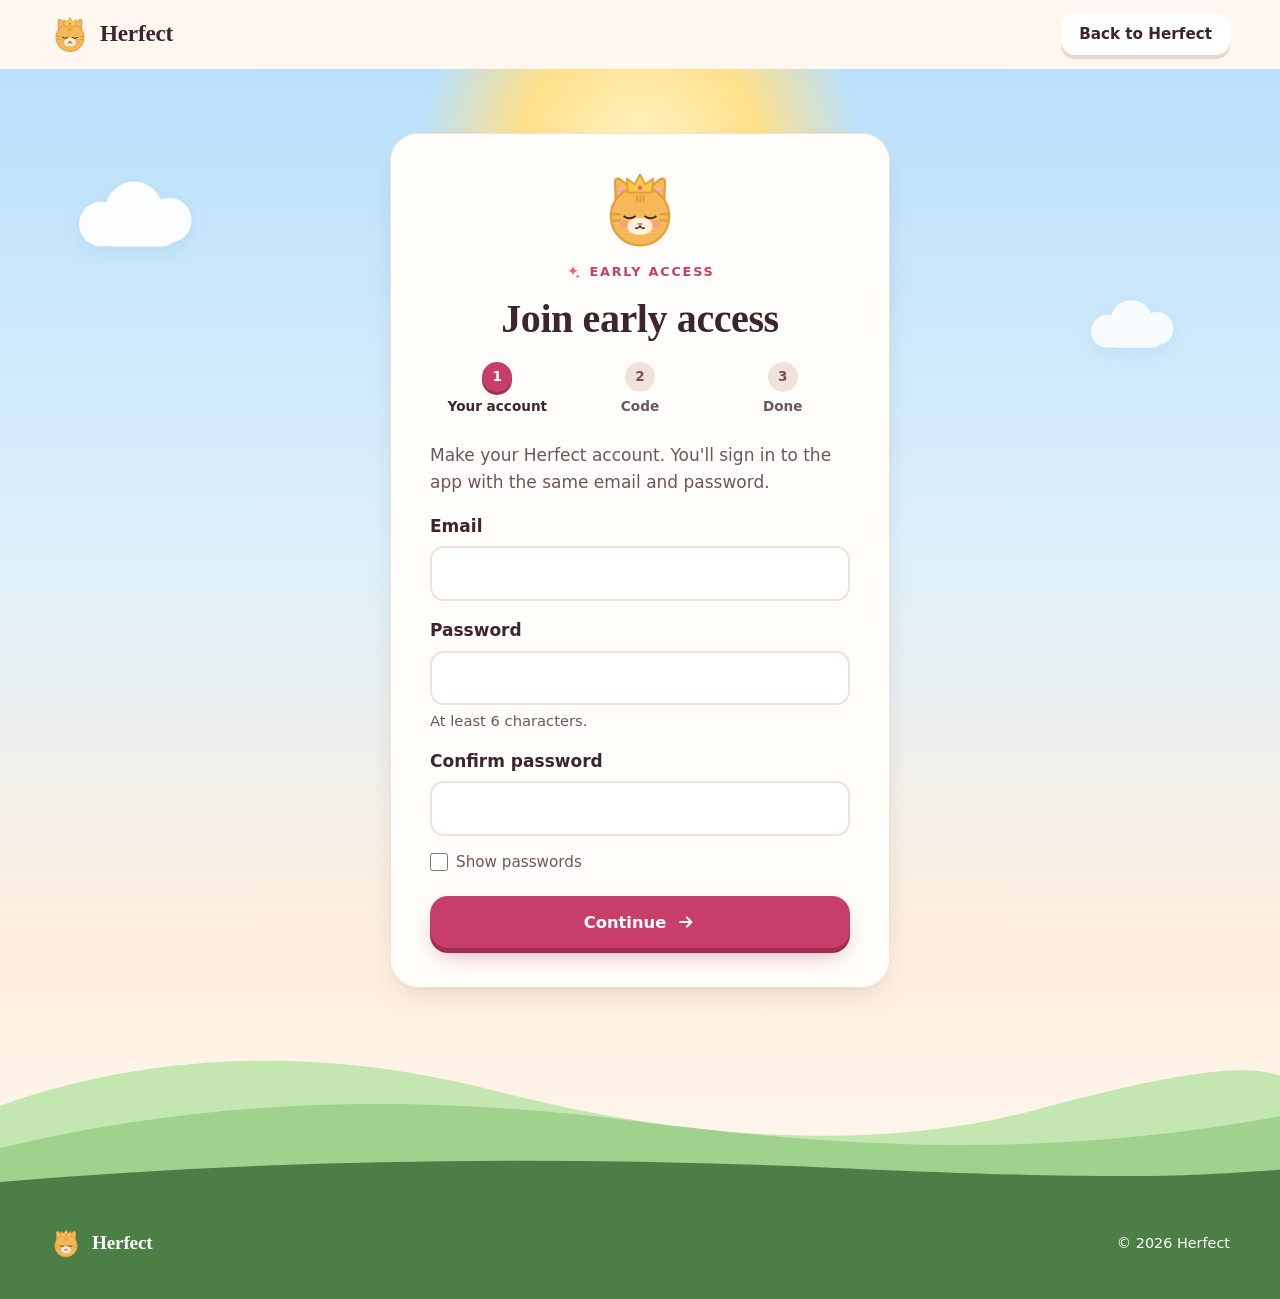
<file: early-access.html>
<!doctype html>
<html lang="en">
<head>
  <meta charset="utf-8">
  <meta name="viewport" content="width=device-width, initial-scale=1">
  <title>Join early access – Herfect</title>
  <meta name="description" content="Join Herfect early access: be one of the first testers on iPhone and Apple Watch, with your first year free.">
  <meta name="theme-color" content="#fff7f0">
  <meta name="robots" content="noindex">
  <link rel="icon" href="favicon.svg" type="image/svg+xml">
  <link rel="stylesheet" href="styles.css">
  <script src="early-access.js" defer></script>
</head>
<body class="signup-page">
  <a class="skip-link" href="#main">Skip to content</a>

  <svg width="0" height="0" style="position:absolute" aria-hidden="true" focusable="false">
    <symbol id="i-cloud" viewBox="0 0 120 60">
      <circle cx="30" cy="38" r="18" fill="currentColor"/>
      <circle cx="56" cy="27" r="23" fill="currentColor"/>
      <circle cx="84" cy="35" r="18" fill="currentColor"/>
      <rect x="28" y="34" width="62" height="22" rx="11" fill="currentColor"/>
    </symbol>
    <symbol id="i-sparkle" viewBox="0 0 24 24">
      <path d="M12 2.5c.7 4.6 2.9 6.8 7.5 7.5-4.6.7-6.8 2.9-7.5 7.5-.7-4.6-2.9-6.8-7.5-7.5 4.6-.7 6.8-2.9 7.5-7.5z" fill="currentColor"/>
      <path d="M19 15.5c.3 1.9 1.2 2.8 3.1 3.1-1.9.3-2.8 1.2-3.1 3.1-.3-1.9-1.2-2.8-3.1-3.1 1.9-.3 2.8-1.2 3.1-3.1z" fill="currentColor"/>
    </symbol>
    <symbol id="i-check" viewBox="0 0 24 24">
      <path d="M5 12.5l4.5 4.5L19 7.5" fill="none" stroke="currentColor" stroke-width="2.8" stroke-linecap="round" stroke-linejoin="round"/>
    </symbol>
    <symbol id="i-arrow" viewBox="0 0 24 24">
      <path d="M5 12h13M13 6.5l5.5 5.5-5.5 5.5" fill="none" stroke="currentColor" stroke-width="2.4" stroke-linecap="round" stroke-linejoin="round"/>
    </symbol>
  </svg>

  <header class="site-header">
    <nav class="nav wrap" aria-label="Main">
      <a class="brand" href="index.html">
        <img src="favicon.svg" alt="" width="40" height="40">
        <span>Herfect</span>
      </a>
      <a class="btn btn-small btn-quiet signup-back" href="index.html">Back to Herfect</a>
    </nav>
  </header>

  <main id="main" class="signup sky">
    <div class="sun-glow" aria-hidden="true"></div>
    <svg class="cloud drift wide-only" style="width:150px;left:5%;top:70px" aria-hidden="true"><use href="#i-cloud"/></svg>
    <svg class="cloud drift slow wide-only" style="width:110px;right:7%;top:180px;opacity:.85" aria-hidden="true"><use href="#i-cloud"/></svg>

    <div class="signup-card">
      <img class="signup-cat" src="favicon.svg" alt="" width="84" height="84">
      <p class="eyebrow"><svg aria-hidden="true"><use href="#i-sparkle"/></svg>Early access</p>
      <h1 id="signup-title" tabindex="-1">Join early access</h1>

      <ol class="signup-steps" aria-label="Steps">
        <li data-step-mark="account" aria-current="step"><span class="dot" aria-hidden="true">1</span>Your account</li>
        <li data-step-mark="code"><span class="dot" aria-hidden="true">2</span>Email code</li>
        <li data-step-mark="done"><span class="dot" aria-hidden="true">3</span>Done</li>
      </ol>

      <form class="signup-step" id="step-account" data-step="account" novalidate>
        <p class="signup-intro">Make your Herfect account. You'll sign in to the app with the same email and password.</p>
        <div class="field">
          <label for="email">Email</label>
          <input id="email" name="email" type="email" autocomplete="email" inputmode="email" autocapitalize="none" spellcheck="false" required aria-describedby="email-error">
          <p class="field-error" id="email-error"></p>
        </div>
        <div class="field">
          <label for="password">Password</label>
          <input id="password" name="password" type="password" autocomplete="new-password" minlength="6" required aria-describedby="password-hint password-error">
          <p class="field-hint" id="password-hint">At least 6 characters.</p>
          <p class="field-error" id="password-error"></p>
        </div>
        <div class="field">
          <label for="confirm">Confirm password</label>
          <input id="confirm" name="confirm" type="password" autocomplete="new-password" required aria-describedby="confirm-error">
          <p class="field-error" id="confirm-error"></p>
        </div>
        <label class="show-password"><input type="checkbox" id="show-password"> Show passwords</label>
        <p class="form-error" role="alert" data-form-error></p>
        <button class="btn signup-submit" type="submit">Send my code<svg aria-hidden="true"><use href="#i-arrow"/></svg></button>
      </form>

      <form class="signup-step" id="step-code" data-step="code" novalidate hidden>
        <p class="signup-intro">We sent a 6-digit code to <strong data-email></strong>. It may take a minute to arrive; check your spam folder too.</p>
        <div class="field">
          <label for="code">Code from the email</label>
          <input id="code" name="code" type="text" inputmode="numeric" autocomplete="one-time-code" pattern="[0-9]*" maxlength="10" required aria-describedby="code-error" class="code-input">
          <p class="field-error" id="code-error"></p>
        </div>
        <p class="form-error" role="alert" data-form-error></p>
        <button class="btn signup-submit" type="submit">Verify and join<svg aria-hidden="true"><use href="#i-arrow"/></svg></button>
        <div class="signup-links">
          <button class="link-button" type="button" data-resend>Send a new code</button>
          <button class="link-button" type="button" data-change-email>Use a different email</button>
        </div>
        <p class="field-hint" role="status" data-resend-status></p>
      </form>

      <section class="signup-step signup-done" data-step="done" aria-labelledby="done-title" hidden>
        <span class="done-badge" aria-hidden="true"><svg><use href="#i-check"/></svg></span>
        <h2 id="done-title" tabindex="-1" data-done-title>You're on the list!</h2>
        <p class="done-lead">When the Herfect app launches, we'll contact you first, as one of our first testers. Your first year is free.</p>
        <p class="done-note" data-done-note hidden></p>
        <p class="done-email">Signed up as <strong data-email></strong></p>
        <a class="btn" href="index.html">Back to Herfect</a>
      </section>
    </div>

    <svg class="hills" viewBox="0 0 1440 220" preserveAspectRatio="none" aria-hidden="true">
      <path d="M0 120C170 60 360 52 560 104s420 70 600 22 240-52 280-40v134H0z" fill="#c4e6b1"/>
      <path d="M0 168c240-58 470-62 720-30s470 40 720-6v88H0z" fill="#9ed28d"/>
      <path d="M0 206c300-26 620-30 940-16s390 10 500 2v28H0z" fill="#4b7f45"/>
    </svg>
  </main>

  <footer class="site-footer">
    <div class="wrap">
      <a class="brand" href="index.html"><img src="favicon.svg" alt="" width="32" height="32"><span>Herfect</span></a>
      <small>© 2026 Herfect</small>
    </div>
  </footer>
</body>
</html>
</file>
<file: styles.css>
/* Herfect website. Palette follows the app's Theme: cream page, rose actions, phase colours, sun for rewards. */

:root {
  --cream: #fff7f0;
  --paper: #fffdf9;
  --card: #ffffff;
  --ink: #3b2530;
  --muted: #6e5560;
  --line: #f0e2d8;
  --rose: #ee5d86;
  --rose-deep: #c73e6b;
  --rose-rim: #9e2e54;
  --rose-soft: #ffe3eb;
  --period: #ffb8cc;
  --mint: #4fc3b0;
  --lavender: #b794f6;
  --apricot: #ffa25f;
  --sun: #ffb020;
  --butter: #ffe9a8;
  --butter-soft: #fff4d1;
  --leaf: #5db466;
  --leaf-dark: #3e8a4a;
  --sky-top: #b9e0fb;
  --sky-mid: #dcf0fb;
  --sky-low: #ffeedd;
  --wood: #ecd2a2;
  --wood-dark: #b98a52;
  --shadow-soft: 0 1px 2px rgb(59 37 48 / 0.06), 0 12px 32px -12px rgb(59 37 48 / 0.18);
  --shadow-device: 0 2px 4px rgb(40 22 30 / 0.12), 0 30px 60px -20px rgb(40 22 30 / 0.35);
  --radius: 24px;
  --font-sans: ui-rounded, "SF Pro Rounded", system-ui, -apple-system, "Segoe UI", Roboto, "Helvetica Neue", Arial,
    "Hiragino Sans", "PingFang SC", "Apple SD Gothic Neo", "Noto Sans", sans-serif;
  --font-serif: ui-serif, "New York", "Iowan Old Style", "Palatino Linotype", Palatino, Georgia, "Times New Roman", serif;
  --wrap: 1180px;
  --header-h: 68px;
}

*,
*::before,
*::after {
  box-sizing: border-box;
}

html {
  scroll-behavior: smooth;
  scroll-padding-top: calc(var(--header-h) + 12px);
  -webkit-text-size-adjust: 100%;
}

body {
  margin: 0;
  background: var(--cream);
  color: var(--ink);
  font-family: var(--font-sans);
  font-size: 1.0625rem;
  line-height: 1.6;
  -webkit-font-smoothing: antialiased;
  text-rendering: optimizeLegibility;
}

img,
svg {
  display: block;
  max-width: 100%;
}

a {
  color: var(--rose-deep);
  text-underline-offset: 3px;
}

:focus-visible {
  outline: 3px solid var(--rose-deep);
  outline-offset: 3px;
  border-radius: 8px;
}

h1,
h2,
h3 {
  font-family: var(--font-serif);
  font-weight: 600;
  line-height: 1.15;
  letter-spacing: -0.01em;
  margin: 0 0 0.5em;
  text-wrap: balance;
}

h1 {
  font-size: clamp(2.4rem, 5.4vw, 4.1rem);
}

h2 {
  font-size: clamp(1.9rem, 3.6vw, 2.75rem);
}

h3 {
  font-size: 1.3rem;
}

p {
  margin: 0 0 1em;
  text-wrap: pretty;
}

.wrap {
  width: min(100% - 40px, var(--wrap));
  margin-inline: auto;
}

.visually-hidden {
  position: absolute !important;
  width: 1px;
  height: 1px;
  overflow: hidden;
  clip: rect(0 0 0 0);
  white-space: nowrap;
}

.skip-link {
  position: absolute;
  left: 12px;
  top: -60px;
  z-index: 100;
  padding: 10px 16px;
  background: var(--ink);
  color: #fff;
  border-radius: 12px;
  text-decoration: none;
  font-weight: 600;
}

.skip-link:focus {
  top: 12px;
}

.eyebrow {
  display: inline-flex;
  align-items: center;
  gap: 8px;
  margin: 0 0 14px;
  font-size: 0.8rem;
  font-weight: 700;
  letter-spacing: 0.14em;
  text-transform: uppercase;
  color: var(--rose-deep);
}

.eyebrow svg {
  width: 16px;
  height: 16px;
  color: var(--rose);
}

.lead {
  font-size: clamp(1.1rem, 1.6vw, 1.25rem);
  color: var(--muted);
  max-width: 34em;
}

/* Buttons: the app's chunky rose button on a darker rim that sinks when pressed. */

.btn {
  --btn-bg: var(--rose-deep);
  --btn-rim: var(--rose-rim);
  --btn-fg: #fff;
  display: inline-flex;
  align-items: center;
  justify-content: center;
  gap: 10px;
  min-height: 52px;
  padding: 12px 24px;
  border-radius: 18px;
  background: var(--btn-bg);
  color: var(--btn-fg);
  font: inherit;
  font-weight: 700;
  font-size: 1.02rem;
  line-height: 1.2;
  text-decoration: none;
  text-align: center;
  box-shadow: 0 5px 0 var(--btn-rim), 0 12px 24px -10px rgb(158 46 84 / 0.55);
  transition: transform 0.12s ease, box-shadow 0.12s ease, background-color 0.2s ease;
}

.btn:hover {
  --btn-bg: #b8345f;
}

.btn:active {
  transform: translateY(4px);
  box-shadow: 0 1px 0 var(--btn-rim), 0 6px 14px -8px rgb(158 46 84 / 0.5);
}

.btn svg {
  width: 20px;
  height: 20px;
  flex: none;
}

.btn-quiet {
  --btn-bg: var(--card);
  --btn-rim: #e8d6ca;
  --btn-fg: var(--ink);
  box-shadow: 0 5px 0 var(--btn-rim), 0 12px 24px -14px rgb(59 37 48 / 0.35);
}

.btn-quiet:hover {
  --btn-bg: #fff6f8;
}

.btn-quiet:active {
  box-shadow: 0 1px 0 var(--btn-rim);
}

.btn-small {
  min-height: 42px;
  padding: 8px 18px;
  font-size: 0.95rem;
  border-radius: 14px;
  box-shadow: 0 4px 0 var(--btn-rim);
}

.btn-small:active {
  transform: translateY(3px);
  box-shadow: 0 1px 0 var(--btn-rim);
}

/* Header */

.site-header {
  position: sticky;
  top: 0;
  z-index: 50;
  background: rgb(255 247 240 / 0.86);
  -webkit-backdrop-filter: saturate(1.4) blur(14px);
  backdrop-filter: saturate(1.4) blur(14px);
  border-bottom: 1px solid transparent;
  transition: border-color 0.2s ease, box-shadow 0.2s ease;
}

.site-header.scrolled {
  border-bottom-color: var(--line);
  box-shadow: 0 6px 20px -16px rgb(59 37 48 / 0.4);
}

.nav {
  display: flex;
  align-items: center;
  gap: 24px;
  min-height: var(--header-h);
}

.brand {
  display: inline-flex;
  align-items: center;
  gap: 10px;
  color: var(--ink);
  text-decoration: none;
  font-family: var(--font-serif);
  font-weight: 700;
  font-size: 1.45rem;
  letter-spacing: -0.01em;
}

.brand svg {
  width: 40px;
  height: 40px;
}

.nav-links {
  display: flex;
  align-items: center;
  gap: 4px;
  margin: 0 0 0 auto;
  padding: 0;
  list-style: none;
}

.nav-links a {
  display: block;
  padding: 8px 14px;
  border-radius: 12px;
  color: var(--ink);
  text-decoration: none;
  font-weight: 600;
  font-size: 0.98rem;
}

.nav-links a:hover {
  background: var(--rose-soft);
}

.nav-cta {
  flex: none;
}

.nav-toggle {
  display: none;
  margin-left: auto;
  width: 46px;
  height: 46px;
  border: 0;
  border-radius: 14px;
  background: var(--card);
  color: var(--ink);
  box-shadow: inset 0 0 0 1px var(--line);
  cursor: pointer;
}

.nav-toggle svg {
  width: 22px;
  height: 22px;
  margin: auto;
}

.nav-toggle .icon-close,
.menu-open .nav-toggle .icon-open {
  display: none;
}

.menu-open .nav-toggle .icon-close {
  display: block;
}

@media (max-width: 900px) {
  .nav {
    gap: 12px;
  }

  .nav-toggle {
    display: grid;
  }

  .nav-links {
    position: absolute;
    left: 0;
    right: 0;
    top: 100%;
    display: none;
    flex-direction: column;
    align-items: stretch;
    gap: 2px;
    margin: 0;
    padding: 10px 20px 20px;
    background: var(--cream);
    border-bottom: 1px solid var(--line);
    box-shadow: 0 18px 30px -20px rgb(59 37 48 / 0.35);
  }

  .menu-open .nav-links {
    display: flex;
  }

  .nav-links a {
    padding: 12px 14px;
    font-size: 1.05rem;
  }
}

@media (max-width: 480px) {
  .nav-cta {
    display: none;
  }

  .brand {
    font-size: 1.3rem;
  }
}

/* Garden decorations shared by the hero and the closing band. */

.sky {
  position: relative;
  overflow: hidden;
  background: linear-gradient(180deg, var(--sky-top) 0%, var(--sky-mid) 42%, var(--sky-low) 78%, var(--cream) 100%);
}

.cloud {
  position: absolute;
  color: #fff;
  opacity: 0.95;
  filter: drop-shadow(0 6px 10px rgb(120 160 200 / 0.18));
  pointer-events: none;
}

@media (max-width: 860px) {
  .cloud.wide-only {
    display: none;
  }
}

.hills {
  position: absolute;
  left: 0;
  right: 0;
  bottom: -1px;
  width: 100%;
  height: auto;
  pointer-events: none;
}

.sun-glow {
  position: absolute;
  border-radius: 50%;
  background: radial-gradient(circle, #fff3c4 0%, #ffe08a 38%, rgb(255 224 138 / 0) 70%);
  pointer-events: none;
}

/* Hero */

.hero {
  padding: clamp(40px, 7vw, 88px) 0 0;
}

.hero .sun-glow {
  width: 420px;
  height: 420px;
  right: 6%;
  top: -150px;
}

.hero-grid {
  position: relative;
  z-index: 2;
  display: grid;
  grid-template-columns: minmax(0, 1.05fr) minmax(0, 1fr);
  align-items: center;
  gap: clamp(24px, 5vw, 64px);
}

.hero-copy {
  padding-bottom: clamp(40px, 8vw, 140px);
}

.hero-copy .lead {
  color: #5a4450;
}

.hero-actions {
  display: flex;
  flex-wrap: wrap;
  gap: 14px 16px;
  margin-top: 30px;
}

.hero-note {
  display: flex;
  flex-wrap: wrap;
  gap: 8px 18px;
  margin: 28px 0 0;
  padding: 0;
  list-style: none;
  font-size: 0.95rem;
  font-weight: 600;
  color: #5a4450;
}

.hero-note li {
  display: inline-flex;
  align-items: center;
  gap: 8px;
}

.hero-note svg {
  width: 18px;
  height: 18px;
  color: var(--leaf-dark);
}

.hero-devices {
  position: relative;
  display: flex;
  justify-content: center;
  align-items: flex-end;
  padding: 0 0 clamp(60px, 7vw, 110px);
}

.hero-devices .phone {
  width: min(330px, 78%);
}

.hero-devices .watch {
  position: absolute;
  width: min(150px, 34%);
  left: max(0px, calc(50% - 255px));
  bottom: clamp(70px, 8vw, 120px);
}

.hero .hills {
  z-index: 1;
}

.hero .flowers {
  position: absolute;
  z-index: 3;
  bottom: 18px;
  display: flex;
  gap: 6px;
  pointer-events: none;
}

.hero .flowers svg {
  width: 30px;
  height: 46px;
}

@media (max-width: 860px) {
  .hero-grid {
    grid-template-columns: 1fr;
    text-align: center;
  }

  .hero-copy {
    padding-bottom: 8px;
  }

  .hero-copy .lead {
    margin-inline: auto;
  }

  .hero-actions,
  .hero-note {
    justify-content: center;
  }

  .hero-devices .watch {
    left: max(0px, calc(50% - 210px));
  }
}

/* Device frames, drawn in CSS around full-resolution simulator screenshots. */

.phone {
  /* The screen keeps the screenshot's 1260 × 2736 ratio inside a 2.6% bezel. */
  position: relative;
  aspect-ratio: 1260 / 2659;
  padding: 2.6%;
  border-radius: 14.9% / 7.06%;
  background: linear-gradient(145deg, #4a4450 0%, #1b181d 40%, #2f2a34 100%);
  box-shadow: var(--shadow-device), inset 0 0 0 1.5px #6a6370, inset 0 0 0 3px #141216;
}

.phone::before {
  /* Side button. */
  content: "";
  position: absolute;
  right: -1.2%;
  top: 22%;
  width: 1.4%;
  height: 9%;
  border-radius: 0 4px 4px 0;
  background: #2b2730;
}

.phone img {
  width: 100%;
  height: 100%;
  object-fit: cover;
  border-radius: 13% / 6%;
  background: var(--sky-mid);
}

.watch {
  position: relative;
  aspect-ratio: 416 / 481;
}

.watch .band {
  position: absolute;
  left: 18%;
  right: 18%;
  height: 22%;
  background: linear-gradient(90deg, #e6c9b8, #f3dfd2 50%, #e2c3b0);
  z-index: 0;
}

.watch .band.top {
  top: -14%;
  border-radius: 14px 14px 4px 4px;
}

.watch .band.bottom {
  bottom: -14%;
  border-radius: 4px 4px 14px 14px;
}

.watch .case {
  position: relative;
  z-index: 1;
  height: 100%;
  padding: 7.5%;
  border-radius: 27%;
  background: linear-gradient(150deg, #f7e9e1 0%, #d8bdb0 35%, #f0dcd0 70%, #c9a999 100%);
  box-shadow: var(--shadow-device), inset 0 0 0 1.5px rgb(255 255 255 / 0.6);
}

.watch .case::after {
  /* Digital Crown and side button. */
  content: "";
  position: absolute;
  right: -4%;
  top: 24%;
  width: 5%;
  height: 16%;
  border-radius: 3px 6px 6px 3px;
  background: linear-gradient(90deg, #c9a999, #f0dcd0 60%, #b8968a);
}

.watch .screen {
  height: 100%;
  border-radius: 22%;
  padding: 2.5%;
  background: #050505;
}

.watch img {
  width: 100%;
  height: 100%;
  object-fit: cover;
  border-radius: 20%;
}

/* Pillars */

.pillars {
  position: relative;
  padding: clamp(48px, 7vw, 84px) 0;
}

.pillar-grid {
  display: grid;
  grid-template-columns: repeat(3, minmax(0, 1fr));
  gap: 20px;
  margin: 0 auto;
  padding: 0;
  list-style: none;
}

.pillar {
  padding: 28px 26px 24px;
  border-radius: var(--radius);
  background: var(--card);
  box-shadow: var(--shadow-soft);
}

.pillar .badge {
  display: grid;
  place-items: center;
  width: 54px;
  height: 54px;
  margin-bottom: 16px;
  border-radius: 18px;
}

.pillar .badge svg {
  width: 30px;
  height: 30px;
}

.pillar p {
  margin: 0;
  color: var(--muted);
}

.tint-rose {
  background: var(--rose-soft);
  color: var(--rose-deep);
}

.tint-butter {
  background: var(--butter-soft);
  color: #a86a00;
}

.tint-leaf {
  background: #e3f4e2;
  color: var(--leaf-dark);
}

.tint-lavender {
  background: #f0e8fe;
  color: #7046c2;
}

@media (max-width: 820px) {
  .pillar-grid {
    grid-template-columns: 1fr;
    max-width: 520px;
    margin-inline: auto;
  }
}

/* Feature rows */

.features {
  padding: clamp(24px, 4vw, 40px) 0 clamp(40px, 6vw, 80px);
}

.section-head {
  max-width: 720px;
  margin: 0 auto clamp(36px, 5vw, 64px);
  text-align: center;
}

.section-head .lead {
  margin-inline: auto;
}

.feature {
  display: grid;
  grid-template-columns: minmax(0, 1fr) minmax(0, 1fr);
  align-items: center;
  gap: clamp(32px, 6vw, 96px);
  padding: clamp(32px, 5vw, 56px) 0;
}

.feature + .feature {
  border-top: 1px dashed #ead8cc;
}

.feature:nth-of-type(even) .feature-media {
  order: -1;
}

.feature-copy {
  max-width: 500px;
}

.feature:nth-of-type(odd) .feature-copy {
  justify-self: end;
}

.feature-copy h3 {
  font-size: clamp(1.75rem, 3.2vw, 2.4rem);
}

.feature-copy p:not(.eyebrow) {
  color: var(--muted);
}

.ticks {
  display: grid;
  gap: 10px;
  margin: 22px 0 0;
  padding: 0;
  list-style: none;
}

.ticks li {
  position: relative;
  padding-left: 34px;
}

.ticks li::before {
  content: "";
  position: absolute;
  left: 0;
  top: 0.18em;
  width: 22px;
  height: 22px;
  border-radius: 50%;
  background: var(--rose-soft)
    url("data:image/svg+xml,%3Csvg xmlns='http://www.w3.org/2000/svg' viewBox='0 0 24 24'%3E%3Cpath d='M12 20.5s-7.5-4.6-7.5-10.1A4.3 4.3 0 0 1 12 7.6a4.3 4.3 0 0 1 7.5 2.8c0 5.5-7.5 10.1-7.5 10.1z' fill='%23ee5d86'/%3E%3C/svg%3E")
    center / 13px no-repeat;
}

.feature-media {
  position: relative;
  display: flex;
  justify-content: center;
  align-items: center;
  gap: clamp(12px, 2.5vw, 28px);
  padding: 24px 0;
}

.feature-media::before {
  /* A soft paper blob behind the devices. */
  content: "";
  position: absolute;
  inset: 4% 2%;
  z-index: -1;
  border-radius: 46% 54% 52% 48% / 52% 44% 56% 48%;
  background: var(--blob, var(--rose-soft));
  opacity: 0.75;
}

.feature-media .phone {
  width: min(250px, 44%);
}

.feature-media.single .phone {
  width: min(270px, 64%);
}

.feature-media .phone.offset {
  margin-top: 70px;
}

.feature-media.trio .phone {
  width: min(210px, 31%);
}

.feature-media.trio .phone:nth-child(2) {
  margin-top: -50px;
}

.feature .chips {
  display: flex;
  flex-wrap: wrap;
  gap: 8px;
  margin: 18px 0 0;
  padding: 0;
  list-style: none;
}

.chips li {
  display: inline-flex;
  align-items: center;
  gap: 8px;
  padding: 6px 12px 6px 8px;
  border-radius: 999px;
  background: var(--card);
  box-shadow: inset 0 0 0 1px var(--line);
  font-size: 0.92rem;
  font-weight: 600;
}

.chips .dot {
  width: 14px;
  height: 14px;
  border-radius: 50%;
}

@media (max-width: 860px) {
  .feature {
    grid-template-columns: 1fr;
    gap: 8px;
  }

  .feature:nth-of-type(even) .feature-media {
    order: 0;
  }

  .feature-copy,
  .feature:nth-of-type(odd) .feature-copy {
    justify-self: center;
    max-width: 560px;
  }

  .feature-media {
    order: 1;
  }
}

/* Lucky draw slip, drawn after the app's hanging scroll. */

.slip-stage {
  display: grid;
  place-items: center;
  padding: 40px 0;
}

.slip {
  position: relative;
  width: min(300px, 82%);
  padding: 34px 28px 30px;
  border-radius: 6px;
  background: linear-gradient(180deg, #fffaf0, #fff3df);
  box-shadow: var(--shadow-soft), inset 0 0 0 1px #f1dcc0;
  text-align: center;
  rotate: -2deg;
}

.slip::before,
.slip::after {
  /* The two wooden rods. */
  content: "";
  position: absolute;
  left: -14px;
  right: -14px;
  height: 14px;
  border-radius: 999px;
  background: linear-gradient(180deg, #d9a96b, #a8733b);
  box-shadow: 0 3px 6px -2px rgb(80 40 10 / 0.4);
}

.slip::before {
  top: -7px;
}

.slip::after {
  bottom: -7px;
}

.slip .ribbon {
  display: inline-block;
  margin-bottom: 14px;
  padding: 4px 14px;
  border-radius: 999px;
  background: var(--rose-deep);
  color: #fff;
  font-size: 0.78rem;
  font-weight: 700;
  letter-spacing: 0.08em;
  text-transform: uppercase;
}

.slip .fortune {
  margin: 0 0 6px;
  font-family: var(--font-serif);
  font-size: 1.55rem;
  font-weight: 700;
}

.slip .paws {
  display: flex;
  justify-content: center;
  gap: 6px;
  margin-bottom: 18px;
}

.slip .paws svg {
  width: 22px;
  height: 22px;
  color: var(--rose);
}

.slip .paws svg.off {
  color: #ecd9cf;
}

.slip .words-head {
  margin: 0 0 6px;
  font-size: 0.75rem;
  font-weight: 700;
  letter-spacing: 0.14em;
  text-transform: uppercase;
  color: var(--muted);
}

.slip blockquote {
  margin: 0 0 18px;
  font-family: var(--font-serif);
  font-style: italic;
  font-size: 1.1rem;
  line-height: 1.45;
}

.slip .seal {
  display: grid;
  place-items: center;
  width: 46px;
  height: 46px;
  margin: 0 auto;
  border-radius: 12px;
  background: #d94c6c;
  color: #fff;
  rotate: 6deg;
  box-shadow: inset 0 0 0 3px rgb(255 255 255 / 0.35);
}

.slip .seal svg {
  width: 26px;
  height: 26px;
}

.ranks {
  display: grid;
  gap: 8px;
  margin: 22px 0 0;
  padding: 0;
  list-style: none;
}

.ranks li {
  display: flex;
  align-items: center;
  justify-content: space-between;
  gap: 12px;
  padding: 10px 14px;
  border-radius: 14px;
  background: var(--card);
  box-shadow: inset 0 0 0 1px var(--line);
  font-weight: 600;
}

.ranks .paws {
  display: flex;
  gap: 3px;
  color: var(--rose);
}

.ranks .paws svg {
  width: 16px;
  height: 16px;
}

/* Apple Watch */

.watch-section {
  position: relative;
  padding: clamp(64px, 8vw, 110px) 0;
  background: linear-gradient(180deg, #f4ecff 0%, #fbf3ff 45%, var(--cream) 100%);
  overflow: hidden;
}

.watch-grid {
  display: grid;
  grid-template-columns: repeat(4, minmax(0, 1fr));
  gap: clamp(18px, 3vw, 36px);
  margin: 0;
  padding: 0;
  list-style: none;
}

.watch-card {
  display: flex;
  flex-direction: column;
  align-items: center;
  text-align: center;
}

.watch-card .watch {
  width: min(190px, 88%);
  margin: 30px 0 44px;
}

.watch-card h3 {
  margin-bottom: 6px;
  font-size: 1.15rem;
}

.watch-card p {
  margin: 0;
  color: var(--muted);
  font-size: 0.98rem;
}

.watch-card .gesture {
  display: inline-block;
  margin-bottom: 10px;
  padding: 4px 12px;
  border-radius: 999px;
  background: #fff;
  box-shadow: inset 0 0 0 1px #e7dcf6;
  color: #6a43b8;
  font-size: 0.82rem;
  font-weight: 700;
}

@media (max-width: 980px) {
  .watch-grid {
    grid-template-columns: repeat(2, minmax(0, 1fr));
    row-gap: 48px;
  }
}

/* How it works */

.steps-section {
  padding: clamp(64px, 8vw, 110px) 0;
}

.steps {
  display: grid;
  grid-template-columns: repeat(3, minmax(0, 1fr));
  gap: 20px;
  margin: 0;
  padding: 0;
  list-style: none;
  counter-reset: step;
}

.step {
  position: relative;
  padding: 34px 26px 26px;
  border-radius: var(--radius);
  background: var(--card);
  box-shadow: var(--shadow-soft);
  counter-increment: step;
}

.step::before {
  content: counter(step);
  display: grid;
  place-items: center;
  width: 44px;
  height: 44px;
  margin-bottom: 18px;
  border-radius: 50%;
  background: var(--butter);
  color: #6b4500;
  font-family: var(--font-serif);
  font-weight: 700;
  font-size: 1.3rem;
  box-shadow: 0 3px 0 #ecc66a;
}

.step p {
  margin: 0;
  color: var(--muted);
}

@media (max-width: 820px) {
  .steps {
    grid-template-columns: 1fr;
    max-width: 560px;
    margin-inline: auto;
  }
}

/* Languages */

.languages {
  padding: 36px 0;
  background: var(--paper);
  border-block: 1px solid var(--line);
}

.languages .wrap {
  display: flex;
  flex-wrap: wrap;
  align-items: center;
  justify-content: center;
  gap: 14px 28px;
}

.languages h2 {
  margin: 0;
  font-size: 1.25rem;
}

.lang-list {
  display: flex;
  flex-wrap: wrap;
  justify-content: center;
  gap: 8px;
  margin: 0;
  padding: 0;
  list-style: none;
}

.lang-list li {
  padding: 6px 14px;
  border-radius: 999px;
  background: var(--cream);
  box-shadow: inset 0 0 0 1px var(--line);
  font-weight: 600;
}

/* FAQ */

.faq {
  padding: clamp(64px, 8vw, 110px) 0;
}

.faq-list {
  display: grid;
  gap: 12px;
  max-width: 820px;
  margin: 0 auto;
}

.faq details {
  border-radius: 20px;
  background: var(--card);
  box-shadow: var(--shadow-soft);
}

.faq summary {
  display: flex;
  align-items: center;
  justify-content: space-between;
  gap: 16px;
  padding: 20px 24px;
  cursor: pointer;
  list-style: none;
  font-weight: 700;
  font-size: 1.08rem;
  border-radius: 20px;
}

.faq summary::-webkit-details-marker {
  display: none;
}

.faq summary::after {
  content: "";
  flex: none;
  width: 30px;
  height: 30px;
  border-radius: 50%;
  background: var(--rose-soft)
    url("data:image/svg+xml,%3Csvg xmlns='http://www.w3.org/2000/svg' viewBox='0 0 24 24' fill='none' stroke='%23c73e6b' stroke-width='2.6' stroke-linecap='round'%3E%3Cpath d='M12 6v12M6 12h12'/%3E%3C/svg%3E")
    center / 16px no-repeat;
  transition: rotate 0.2s ease;
}

.faq details[open] summary::after {
  rotate: 45deg;
}

.faq .answer {
  padding: 0 24px 20px;
  color: var(--muted);
}

.faq .answer p:last-child {
  margin-bottom: 0;
}

/* Closing band */

.cta-band {
  position: relative;
  padding: clamp(72px, 9vw, 120px) 0 clamp(130px, 14vw, 200px);
  text-align: center;
  background: linear-gradient(180deg, var(--cream) 0%, #ffe7d6 45%, #ffd9cf 100%);
}

.cta-band .sun-glow {
  width: 360px;
  height: 360px;
  left: 50%;
  top: 20%;
  translate: -50% 0;
  opacity: 0.8;
}

.cta-band .wrap {
  position: relative;
  z-index: 2;
}

.cta-band .cat-big {
  width: 96px;
  height: 96px;
  margin: 0 auto 18px;
}

.cta-band .lead {
  margin: 0 auto 30px;
}

.cta-band .hills {
  z-index: 1;
}

/* Footer */

.site-footer {
  padding: 34px 0 40px;
  background: #4b7f45;
  color: #f4f9ef;
  font-size: 0.95rem;
}

.site-footer .wrap {
  display: flex;
  flex-wrap: wrap;
  align-items: center;
  justify-content: space-between;
  gap: 16px 32px;
}

.site-footer .brand {
  color: #fff;
  font-size: 1.2rem;
}

.site-footer .brand svg {
  width: 32px;
  height: 32px;
}

.footer-links {
  display: flex;
  flex-wrap: wrap;
  gap: 6px 22px;
  margin: 0;
  padding: 0;
  list-style: none;
}

.site-footer a {
  color: #fff;
}

.site-footer a:not(.brand) {
  text-decoration-color: rgb(255 255 255 / 0.5);
}

.site-footer small {
  font-size: 0.9rem;
  color: #fff;
}

/* Early-access sign-up page: a paper card on the garden sky, three steps. */

.signup {
  padding: clamp(28px, 6vw, 64px) 0 clamp(150px, 16vw, 230px);
  min-height: calc(100vh - var(--header-h));
}

.signup .sun-glow {
  width: 440px;
  height: 440px;
  left: 50%;
  top: -140px;
  translate: -50% 0;
}

.signup .hills {
  z-index: 1;
}

.signup-back {
  margin-left: auto;
}

.signup-card {
  position: relative;
  z-index: 2;
  width: min(100% - 32px, 500px);
  margin-inline: auto;
  padding: clamp(24px, 5vw, 40px);
  border-radius: 28px;
  background: var(--paper);
  box-shadow: var(--shadow-soft), inset 0 0 0 1px var(--line);
  text-align: center;
}

.signup-cat {
  width: 84px;
  height: 84px;
  margin: -6px auto 10px;
}

.signup-card h1 {
  font-size: clamp(2rem, 6vw, 2.5rem);
}

.signup-card h1:focus,
.signup-card h2:focus {
  outline: none;
}

.signup-steps {
  display: grid;
  grid-template-columns: repeat(3, 1fr);
  gap: 8px;
  margin: 4px 0 26px;
  padding: 0;
  list-style: none;
  font-size: 0.85rem;
  font-weight: 600;
  line-height: 1.3;
  color: var(--muted);
}

.signup-steps li {
  display: grid;
  justify-items: center;
  gap: 6px;
}

.signup-steps .dot {
  display: grid;
  place-items: center;
  width: 30px;
  height: 30px;
  border-radius: 50%;
  background: var(--line);
  color: var(--muted);
  font-weight: 800;
}

.signup-steps li[aria-current] {
  color: var(--ink);
}

.signup-steps li[aria-current] .dot {
  background: var(--rose-deep);
  color: #fff;
  box-shadow: 0 3px 0 var(--rose-rim);
}

.signup-steps li.done .dot {
  background: var(--leaf);
  color: #fff;
  box-shadow: 0 3px 0 var(--leaf-dark);
}

.signup-step {
  text-align: left;
}

.signup-intro {
  color: var(--muted);
}

.signup-intro strong {
  color: var(--ink);
  overflow-wrap: anywhere;
}

.field {
  margin: 0 0 16px;
}

.field label {
  display: block;
  margin: 0 0 6px;
  font-weight: 700;
}

.field input {
  width: 100%;
  min-height: 52px;
  padding: 12px 14px;
  border: 2px solid var(--line);
  border-radius: 14px;
  background: var(--card);
  color: var(--ink);
  font: inherit;
  font-size: 1.05rem;
}

.field input:focus {
  border-color: var(--rose);
}

.field input:focus-visible {
  border-radius: 14px;
  outline-offset: 2px;
}

.field input[aria-invalid="true"] {
  border-color: var(--rose-deep);
  background: #fff8fa;
}

.field input[readonly] {
  background: var(--cream);
  color: var(--muted);
}

.field-hint,
.field-error {
  margin: 6px 0 0;
  font-size: 0.92rem;
  line-height: 1.4;
}

.field-hint {
  color: var(--muted);
}

.field-error {
  color: var(--rose-deep);
  font-weight: 600;
}

.field-error:empty,
.form-error:empty,
.field-hint:empty {
  display: none;
}

.code-input {
  text-align: center;
  font-size: 1.6rem !important;
  font-weight: 700;
  letter-spacing: 0.35em;
  font-variant-numeric: tabular-nums;
}

.show-password {
  display: inline-flex;
  align-items: center;
  gap: 8px;
  margin: -2px 0 18px;
  color: var(--muted);
  font-size: 0.95rem;
  cursor: pointer;
}

.show-password input {
  width: 18px;
  height: 18px;
  margin: 0;
  accent-color: var(--rose-deep);
}

.form-error {
  margin: 0 0 16px;
  padding: 12px 14px;
  border-radius: 14px;
  background: var(--rose-soft);
  color: var(--rose-rim);
  font-weight: 600;
  line-height: 1.45;
}

.signup-submit {
  width: 100%;
  margin-top: 4px;
  cursor: pointer;
  border: 0;
}

.signup-submit:disabled {
  opacity: 0.7;
  cursor: progress;
}

.signup-links {
  display: flex;
  flex-wrap: wrap;
  justify-content: space-between;
  gap: 4px 16px;
  margin-top: 18px;
}

.link-button {
  padding: 8px 0;
  border: 0;
  background: none;
  color: var(--rose-deep);
  font: inherit;
  font-size: 0.98rem;
  font-weight: 700;
  text-decoration: underline;
  text-underline-offset: 3px;
  cursor: pointer;
}

.link-button:disabled {
  color: var(--muted);
  text-decoration: none;
  cursor: default;
}

.signup-done {
  text-align: center;
}

.done-badge {
  display: grid;
  place-items: center;
  width: 64px;
  height: 64px;
  margin: 0 auto 14px;
  border-radius: 50%;
  background: var(--leaf);
  color: #fff;
  box-shadow: 0 4px 0 var(--leaf-dark);
}

.done-badge svg {
  width: 34px;
  height: 34px;
}

.done-lead {
  font-size: 1.12rem;
}

.done-note,
.done-email {
  color: var(--muted);
}

.done-email strong {
  color: var(--ink);
  overflow-wrap: anywhere;
}

.signup-done .btn {
  margin-top: 8px;
}

/* Motion: gentle drift and float, off under Reduce Motion. */

@media (prefers-reduced-motion: no-preference) {
  .cloud.drift {
    animation: drift 70s linear infinite alternate;
  }

  .cloud.drift.slow {
    animation-duration: 110s;
  }

  .float {
    animation: float 7s ease-in-out infinite;
  }

  .float.later {
    animation-delay: -3.5s;
  }
}

@keyframes drift {
  from {
    translate: -40px 0;
  }

  to {
    translate: 60px 0;
  }
}

@keyframes float {
  0%,
  100% {
    translate: 0 0;
  }

  50% {
    translate: 0 -10px;
  }
}

@media (prefers-reduced-motion: reduce) {
  html {
    scroll-behavior: auto;
  }

  .btn,
  .faq summary::after {
    transition: none;
  }
}
</file>
